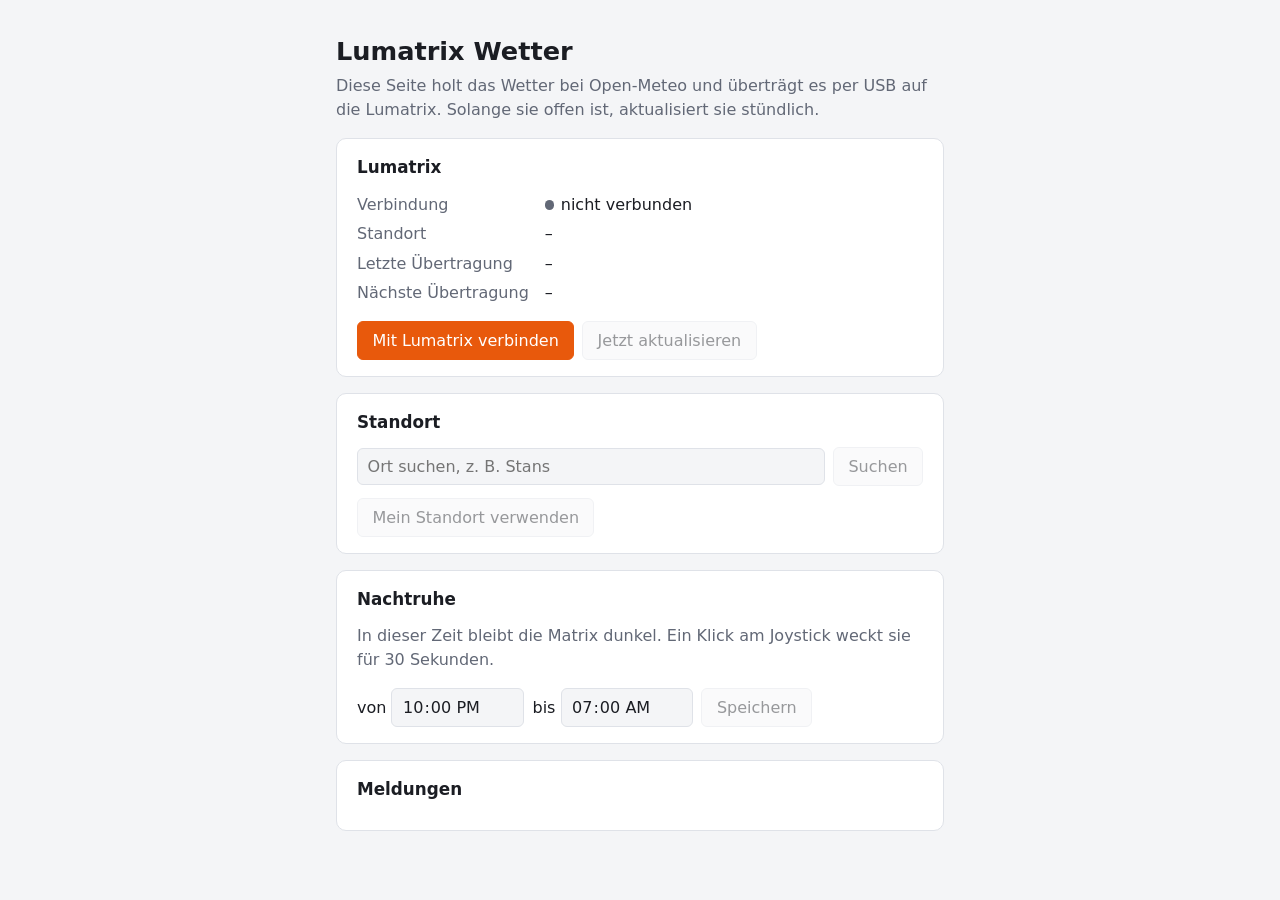
<file: multivir/web/index.html>
<!doctype html>
<html lang="de">
<head>
    <meta charset="utf-8">
    <meta name="viewport" content="width=device-width, initial-scale=1">
    <title>Lumatrix Wetter</title>
    <meta name="description" content="Standort wählen und Wettervorhersage auf die Lumatrix übertragen">
    <meta name="theme-color" content="#14161c">
    <link rel="manifest" href="manifest.webmanifest">
    <link rel="icon" href="icons/icon-192.png">
    <link rel="stylesheet" href="stil.css">
    <script type="module" src="app.js"></script>
</head>
<body>
<main>
    <header>
        <h1>Lumatrix Wetter</h1>
        <p class="unter">Diese Seite holt das Wetter bei Open-Meteo und überträgt es per USB auf die Lumatrix.
            Solange sie offen ist, aktualisiert sie stündlich.</p>
    </header>

    <p id="ohne-serial" class="warnung" hidden>
        Dieser Browser kann nicht mit der Lumatrix sprechen (Web Serial fehlt).
        Bitte Chrome, Edge oder einen anderen Chromium-Browser auf dem Desktop verwenden.
    </p>

    <section>
        <h2>Lumatrix</h2>
        <dl>
            <dt>Verbindung</dt>
            <dd><span id="verbindung" class="zustand" data-zustand="aus">nicht verbunden</span></dd>
            <dt>Standort</dt>
            <dd id="standort">–</dd>
            <dt>Letzte Übertragung</dt>
            <dd id="letzte">–</dd>
            <dt>Nächste Übertragung</dt>
            <dd id="naechste">–</dd>
        </dl>
        <div class="knoepfe">
            <button id="verbinden" class="haupt" type="button">Mit Lumatrix verbinden</button>
            <button id="aktualisieren" type="button" disabled>Jetzt aktualisieren</button>
            <button id="trennen" type="button" hidden>Trennen</button>
        </div>
    </section>

    <section>
        <h2>Standort</h2>
        <form id="suche" class="zeile">
            <input id="suche-feld" type="search" placeholder="Ort suchen, z. B. Stans" autocomplete="off" disabled>
            <button id="suche-knopf" type="submit" disabled>Suchen</button>
        </form>
        <ul id="treffer" class="treffer"></ul>
        <button id="mein-standort" type="button" disabled>Mein Standort verwenden</button>
    </section>

    <section>
        <h2>Nachtruhe</h2>
        <p class="unter">In dieser Zeit bleibt die Matrix dunkel. Ein Klick am Joystick weckt sie für 30 Sekunden.</p>
        <form id="nachtruhe" class="zeile">
            <label>von <input id="nacht-beginn" type="time" value="22:00" disabled></label>
            <label>bis <input id="nacht-ende" type="time" value="07:00" disabled></label>
            <button id="nacht-speichern" type="submit" disabled>Speichern</button>
        </form>
    </section>

    <section>
        <h2>Meldungen</h2>
        <ul id="meldungen" class="meldungen"></ul>
    </section>
</main>
</body>
</html>
</file>
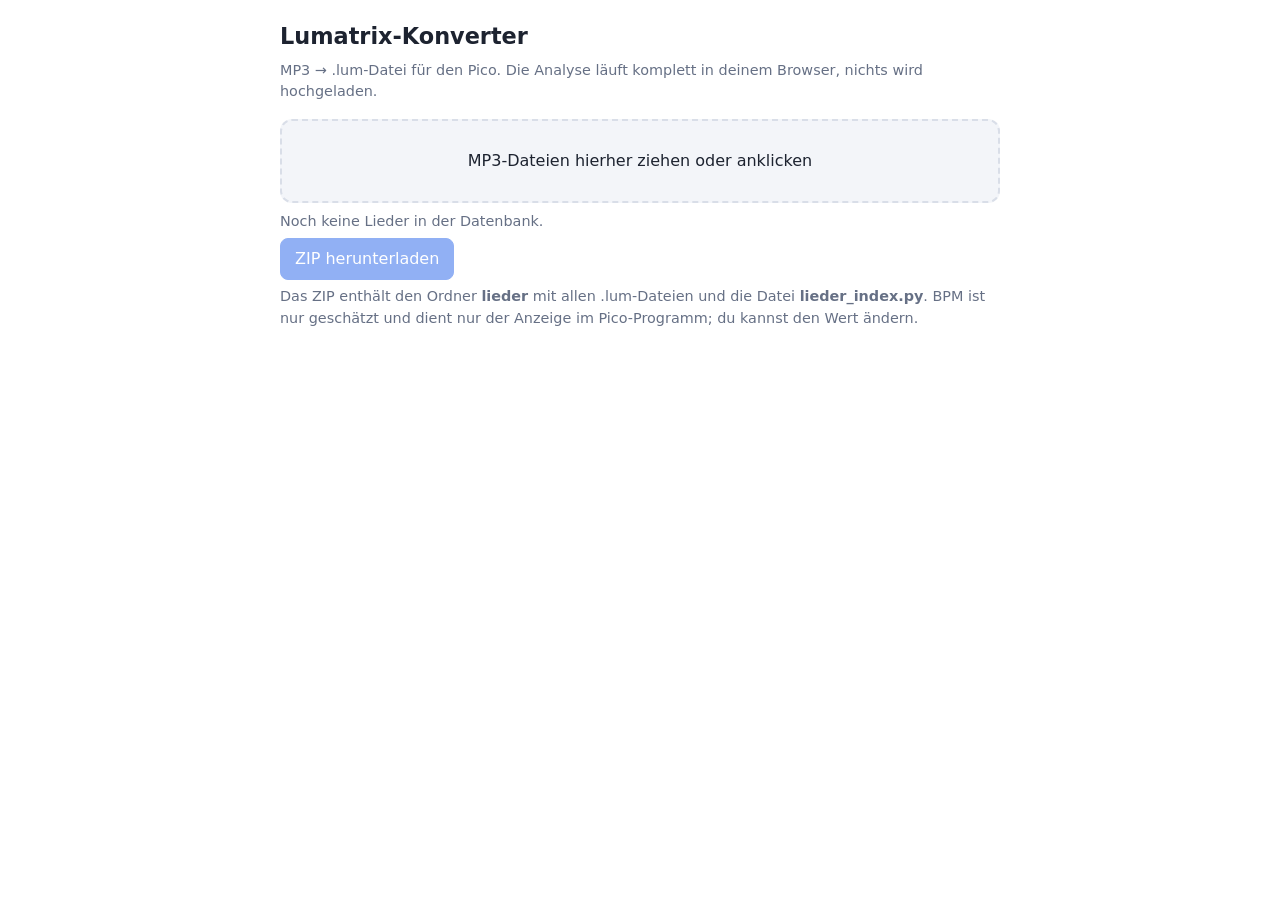
<file: laereli/Lumatrix-Konverter-separate.html>
<!doctype html>
<html lang="de"><head><meta charset="utf-8">
<meta name="viewport" content="width=device-width, initial-scale=1, viewport-fit=cover">
<title>Lumatrix-Konverter</title>
<style>
:root{--bg:#fff;--fg:#1d2330;--mut:#667085;--card:#f3f5f9;--acc:#2563eb;--bd:#d9dee8;box-sizing:border-box;padding-top:env(safe-area-inset-top,0px);padding-bottom:env(safe-area-inset-bottom,0px)}
@media (prefers-color-scheme:dark){:root:not([data-theme="light"]){--bg:#12151c;--fg:#e8ebf2;--mut:#98a2b3;--card:#1c212c;--acc:#5b8cff;--bd:#2c3342}}
:root[data-theme="dark"]{--bg:#12151c;--fg:#e8ebf2;--mut:#98a2b3;--card:#1c212c;--acc:#5b8cff;--bd:#2c3342}
html{scroll-padding-top:env(safe-area-inset-top,0px)}
body{margin:0;background:var(--bg);color:var(--fg);font:16px/1.5 system-ui,-apple-system,"Segoe UI",sans-serif}
main{max-width:720px;margin:0 auto;padding:20px 16px 40px}
h1{font-size:1.4rem;margin:0 0 4px}
p{margin:6px 0}.mut{color:var(--mut);font-size:.9rem}
#drop{display:block;margin:16px 0 8px;padding:28px 16px;border:2px dashed var(--bd);border-radius:12px;text-align:center;cursor:pointer;background:var(--card)}
#drop.over{border-color:var(--acc)}
#drop input{display:none}
.zeile{display:flex;flex-wrap:wrap;align-items:center;gap:10px;padding:10px;margin:8px 0;background:var(--card);border-radius:10px}
.zeile canvas{width:120px;height:24px;border-radius:4px;background:#000}
.info{flex:1;min-width:140px;display:flex;flex-direction:column;overflow-wrap:anywhere}
.info span{color:var(--mut);font-size:.85rem}
input[type=number]{width:64px;padding:4px;border:1px solid var(--bd);border-radius:6px;background:var(--bg);color:var(--fg)}
button{font:inherit;padding:8px 14px;border:1px solid var(--bd);border-radius:8px;background:var(--bg);color:var(--fg);cursor:pointer}
#zip{background:var(--acc);border-color:var(--acc);color:#fff}
button:disabled{opacity:.5;cursor:default}
</style></head><body><main>
<h1>Lumatrix-Konverter</h1>
<p class="mut">MP3 → .lum-Datei für den Pico. Die Analyse läuft komplett in deinem Browser, nichts wird hochgeladen.</p>
<label id="drop">MP3-Dateien hierher ziehen oder anklicken<input id="datei" type="file" accept="audio/*,.mp3" multiple></label>
<p id="st" class="mut"></p>
<div id="liste"></div>
<p><button id="zip" disabled>ZIP herunterladen</button></p>
<p class="mut" id="hinweis">Das ZIP enthält den Ordner <b>lieder</b> mit allen .lum-Dateien und die Datei <b>lieder_index.py</b>. BPM ist nur geschätzt und dient nur der Anzeige im Pico-Programm; du kannst den Wert ändern.</p>
</main>
<script>
const FPS=25,BANDS=8,FLUXB=24,FMIN=40,FMAX=8000;
const FARBEN=[[0,10,60],[60,0,5],[0,60,10],[45,0,45],[60,30,0]];
const $=id=>document.getElementById(id);
let songs=[];try{songs=JSON.parse(localStorage.getItem('lum_songs')||'[]')}catch(e){}
const save=()=>{try{localStorage.setItem('lum_songs',JSON.stringify(songs))}catch(e){$('st').textContent='Hinweis: Liste konnte nicht im Browser gespeichert werden.'}};
const esc=s=>s.replace(/[&<>"]/g,c=>({'&':'&amp;','<':'&lt;','>':'&gt;','"':'&quot;'}[c]));
const toB64=u=>{let s='';for(let i=0;i<u.length;i+=8192)s+=String.fromCharCode.apply(null,u.subarray(i,i+8192));return btoa(s)};
const fromB64=b=>Uint8Array.from(atob(b),c=>c.charCodeAt(0));

// ---------- FFT (Radix-2) ----------
function makeFFT(N){
  const rev=new Uint32Array(N),cos=new Float64Array(N/2),sin=new Float64Array(N/2),bits=Math.log2(N);
  for(let i=0;i<N;i++){let x=i,r=0;for(let b=0;b<bits;b++){r=(r<<1)|(x&1);x>>=1}rev[i]=r}
  for(let i=0;i<N/2;i++){cos[i]=Math.cos(2*Math.PI*i/N);sin[i]=-Math.sin(2*Math.PI*i/N)}
  return(re,im)=>{
    for(let i=0;i<N;i++){const j=rev[i];if(j>i){let t=re[i];re[i]=re[j];re[j]=t;t=im[i];im[i]=im[j];im[j]=t}}
    for(let size=2;size<=N;size<<=1){const half=size>>1,step=N/size;
      for(let s=0;s<N;s+=size)for(let k=0;k<half;k++){
        const wr=cos[k*step],wi=sin[k*step],a=s+k,b=a+half;
        const tr=re[b]*wr-im[b]*wi,ti=re[b]*wi+im[b]*wr;
        re[b]=re[a]-tr;im[b]=im[a]-ti;re[a]+=tr;im[a]+=ti}}
  };
}

// ---------- BPM grob schätzen ----------
function schaetzeBpm(o,n){
  const at=t=>{const i=Math.floor(t);if(i+1>=n)return 0;const f=t-i;return o[i]*(1-f)+o[i+1]*f};
  let best=120,bestS=-1;
  for(let bpm=70;bpm<=180;bpm+=0.5){
    const per=60/bpm*FPS;let m=0;
    for(let p=0;p<8;p++){let s=0,c=0;for(let t=p/8*per;t<n-1;t+=per){s+=at(t);c++}if(c&&s/c>m)m=s/c}
    const w=Math.exp(-0.5*Math.pow(Math.log2(bpm/120),2));
    if(m*w>bestS){bestS=m*w;best=bpm}
  }
  return Math.round(best);
}

// ---------- Analyse: 25 Bilder/s mit 8 Frequenzbereichen + Beat-Stärke ----------
async function analyse(file,rep){
  const ctx=new(window.AudioContext||window.webkitAudioContext)();
  let buf;try{buf=await ctx.decodeAudioData(await file.arrayBuffer())}finally{ctx.close()}
  const sr=buf.sampleRate,len=buf.length,ch=buf.numberOfChannels,mono=new Float32Array(len);
  for(let c=0;c<ch;c++){const d=buf.getChannelData(c);for(let i=0;i<len;i++)mono[i]+=d[i]/ch}
  const N=sr>30000?4096:2048,binHz=sr/N,fft=makeFFT(N),n=Math.floor(len/sr*FPS)+1;
  const hann=new Float32Array(N).map((_,i)=>0.5-0.5*Math.cos(2*Math.PI*i/N));
  const rg=c=>Array.from({length:c},(_,i)=>{const a=Math.floor(FMIN*Math.pow(FMAX/FMIN,i/c)/binHz);const b=Math.ceil(FMIN*Math.pow(FMAX/FMIN,(i+1)/c)/binHz);return[a,Math.max(b,a+1)]});
  const rE=rg(BANDS),rF=rg(FLUXB);
  const re=new Float64Array(N),im=new Float64Array(N),mag=new Float64Array(N/2);
  const eq=new Float32Array(n*BANDS),fl=new Float32Array(n*FLUXB);
  const mean=(r,out,o)=>r.forEach(([a,b],j)=>{let s=0;for(let i=a;i<b;i++)s+=mag[i];out[o+j]=s/(b-a)});
  for(let k=0;k<n;k++){
    const s0=Math.round(k*sr/FPS)-N/2;
    for(let i=0;i<N;i++){const j=s0+i;re[i]=(j>=0&&j<len?mono[j]:0)*hann[i];im[i]=0}
    fft(re,im);
    for(let i=0;i<N/2;i++)mag[i]=Math.hypot(re[i],im[i]);
    mean(rE,eq,k*BANDS);mean(rF,fl,k*FLUXB);
    if(k%150===0){rep(k/n);await new Promise(r=>setTimeout(r))}
  }
  // in dB umrechnen (80 dB Umfang), danach pro Bereich auf 0..255 skalieren
  const db=a=>{let m=0;for(const v of a)if(v>m)m=v;m=m||1;return a.map(v=>20*Math.log10(Math.max(v,m*1e-4)/m))};
  const E=db(eq),out=new Uint8Array(2+n*9);out[0]=FPS;out[1]=9;
  for(let b=0;b<BANDS;b++){
    const col=new Float32Array(n);for(let k=0;k<n;k++)col[k]=E[k*BANDS+b];
    const srt=col.slice().sort(),lo=srt[Math.round(.1*(n-1))],hi=srt[Math.round(.98*(n-1))],sp=hi-lo;
    for(let k=0;k<n;k++)out[2+k*9+b]=sp<1e-6?0:Math.round(Math.max(0,Math.min(1,(col[k]-lo)/sp))*255);
  }
  // Beat-Stärke: wie plötzlich werden die Bereiche lauter?
  const F=db(fl),o=new Float32Array(n);
  for(let k=1;k<n;k++){let s=0;for(let b=0;b<FLUXB;b++)s+=Math.max(0,F[k*FLUXB+b]-F[(k-1)*FLUXB+b]);o[k]=s/FLUXB}
  const p99=Math.max(o.slice().sort()[Math.round(.99*(n-1))],1e-6);
  for(let k=0;k<n;k++)out[2+k*9+8]=Math.round(Math.min(1,o[k]/p99)*255);
  return{bytes:out,bpm:schaetzeBpm(o,n),dauer:Math.round(n/FPS)};
}

// ---------- ZIP (ohne Kompression) ----------
const crcT=(()=>{const t=[];for(let n=0;n<256;n++){let c=n;for(let k=0;k<8;k++)c=c&1?0xEDB88320^(c>>>1):c>>>1;t[n]=c>>>0}return t})();
const crc32=u=>{let c=0xFFFFFFFF;for(let i=0;i<u.length;i++)c=crcT[(c^u[i])&255]^(c>>>8);return(c^0xFFFFFFFF)>>>0};
function zip(files){
  const enc=new TextEncoder(),parts=[],central=[];let off=0;
  for(const f of files){
    const nm=enc.encode(f.name),crc=crc32(f.data),sz=f.data.length;
    const h=new DataView(new ArrayBuffer(30));
    h.setUint32(0,0x04034b50,true);h.setUint16(4,20,true);h.setUint16(6,0x0800,true);h.setUint16(12,0x21,true);
    h.setUint32(14,crc,true);h.setUint32(18,sz,true);h.setUint32(22,sz,true);h.setUint16(26,nm.length,true);
    parts.push(new Uint8Array(h.buffer),nm,f.data);
    const c=new DataView(new ArrayBuffer(46));
    c.setUint32(0,0x02014b50,true);c.setUint16(4,20,true);c.setUint16(6,20,true);c.setUint16(8,0x0800,true);c.setUint16(14,0x21,true);
    c.setUint32(16,crc,true);c.setUint32(20,sz,true);c.setUint32(24,sz,true);c.setUint16(28,nm.length,true);c.setUint32(42,off,true);
    central.push(new Uint8Array(c.buffer),nm);
    off+=30+nm.length+sz;
  }
  const cs=central.reduce((a,p)=>a+p.length,0),e=new DataView(new ArrayBuffer(22));
  e.setUint32(0,0x06054b50,true);e.setUint16(8,files.length,true);e.setUint16(10,files.length,true);e.setUint32(12,cs,true);e.setUint32(16,off,true);
  return new Blob([...parts,...central,new Uint8Array(e.buffer)],{type:'application/zip'});
}
const indexText=()=>"# automatisch erzeugt vom Lumatrix-Konverter: (Name, Datei, Farbe, BPM)\nLIEDER = [\n"+
  songs.map((s,i)=>`    (${JSON.stringify(s.name)}, "/lieder/${s.file}", (${FARBEN[i%FARBEN.length].join(", ")}), ${s.bpm}),`).join("\n")+"\n]\n";

// ---------- Anzeige ----------
function zeichne(c,u){
  const g=c.getContext('2d'),n=(u.length-2)/9;
  for(let x=0;x<120;x++){const f=Math.min(n-1,Math.floor(x/120*n));
    for(let b=0;b<8;b++){const v=u[2+f*9+b]/255;g.fillStyle=`hsl(${210-v*190},80%,${15+v*45}%)`;g.fillRect(x,21-b*3,1,3)}}
}
function render(){
  $('liste').innerHTML=songs.map((s,i)=>`<div class="zeile"><canvas width="120" height="24" data-i="${i}"></canvas><div class="info"><b>${esc(s.name)}</b><span>${s.dauer} s · ${esc(s.file)}</span></div><label>BPM <input type="number" min="40" max="240" value="${s.bpm}" data-b="${i}"></label><button data-d="${i}" title="Entfernen">✕</button></div>`).join('')||'<p class="mut">Noch keine Lieder in der Datenbank.</p>';
  document.querySelectorAll('canvas[data-i]').forEach(c=>zeichne(c,fromB64(songs[c.dataset.i].b64)));
  $('zip').disabled=!songs.length;
}
async function verarbeite(files){
  for(const f of files){
    const name=f.name.replace(/\.[^.]+$/,'');
    if(songs.some(s=>s.name===name)){$('st').textContent='Schon vorhanden: '+name;continue}
    try{
      const r=await analyse(f,p=>$('st').textContent=`Analysiere „${name}“ … ${Math.round(p*100)} %`);
      const base=name.replace(/[^A-Za-z0-9_-]/g,'_');let file=base+'.lum',k=2;
      while(songs.some(s=>s.file===file))file=base+'_'+(k++)+'.lum';
      songs.push({name,file,bpm:r.bpm,dauer:r.dauer,b64:toB64(r.bytes)});
      save();render();$('st').textContent='Fertig: '+name;
    }catch(e){$('st').textContent='Fehler bei „'+name+'“: Datei konnte nicht gelesen werden.'}
  }
}
$('datei').onchange=e=>{verarbeite([...e.target.files]);e.target.value=''};
const dz=$('drop');
dz.ondragover=e=>{e.preventDefault();dz.classList.add('over')};
dz.ondragleave=()=>dz.classList.remove('over');
dz.ondrop=e=>{e.preventDefault();dz.classList.remove('over');verarbeite([...e.dataTransfer.files])};
$('liste').oninput=e=>{const i=e.target.dataset.b;if(i!=null){songs[i].bpm=Math.max(1,parseInt(e.target.value)||120);save()}};
$('liste').onclick=e=>{const i=e.target.dataset.d;if(i!=null){songs.splice(i,1);save();render()}};
$('zip').onclick=()=>{
  const files=[{name:'lieder_index.py',data:new TextEncoder().encode(indexText())}];
  songs.forEach(s=>files.push({name:'lieder/'+s.file,data:fromB64(s.b64)}));
  try{
    const url=URL.createObjectURL(zip(files)),a=document.createElement('a');
    a.href=url;a.download='lumatrix.zip';document.body.appendChild(a);a.click();a.remove();
    setTimeout(()=>URL.revokeObjectURL(url),10000);
    $('st').textContent='ZIP wird heruntergeladen (lumatrix.zip).';
  }catch(e){$('st').textContent='Download nicht möglich.'}
};
render();
</script></body></html>
</file>
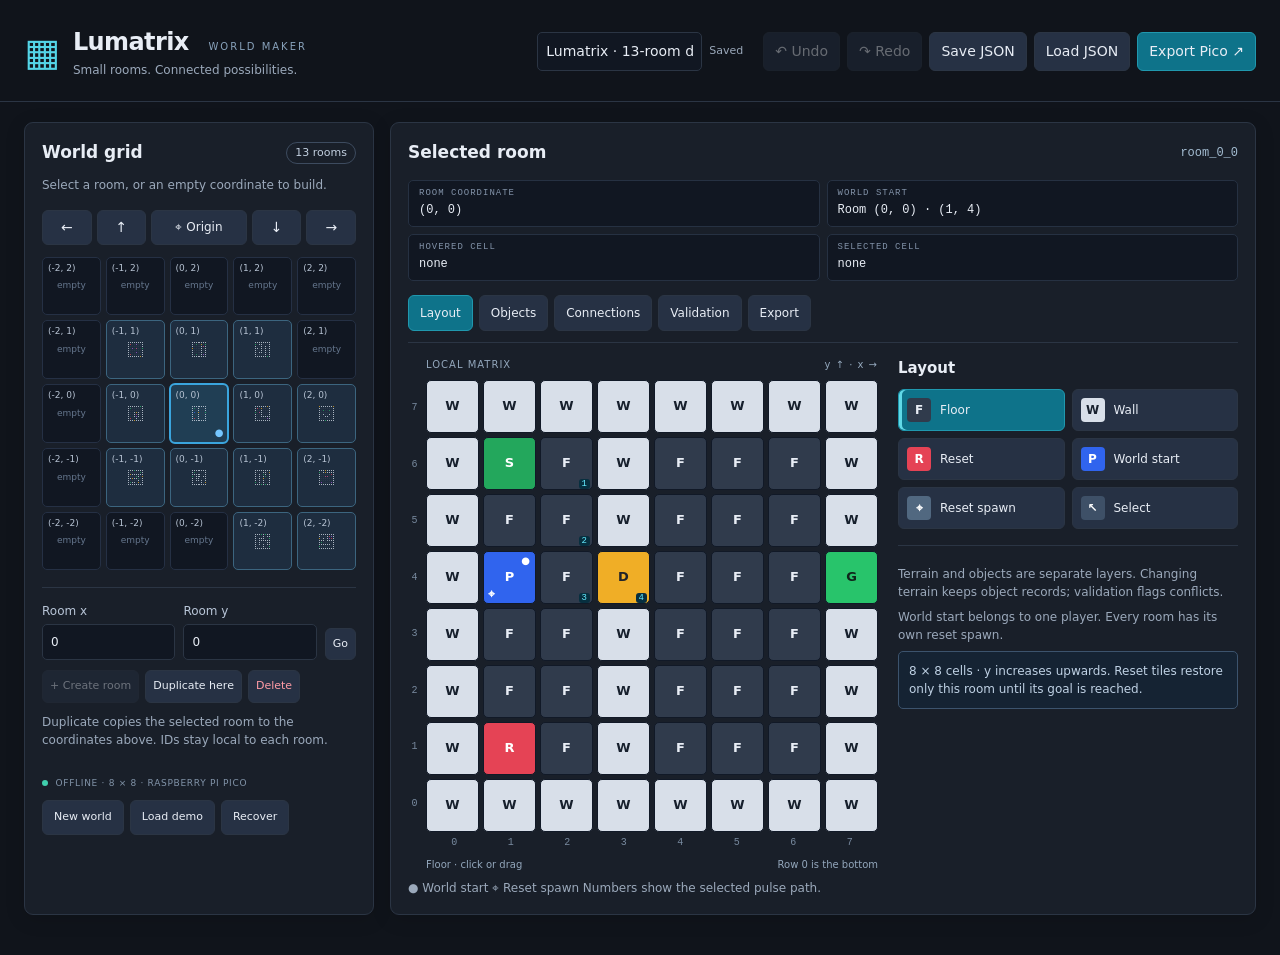
<file: dcarocci/01_Lumatrix_Game_Maker/web/lumatrix.html>
<!doctype html>
<html lang="en">
<head><meta charset="utf-8"><meta name="viewport" content="width=device-width, initial-scale=1"><title>Lumatrix · World maker</title><style>:root{color-scheme:dark;--bg:#10141b;--panel:#191f29;--inset:#111722;--line:#2b3544;--muted:#9ba9bb;--text:#e8edf5;--teal:#16849a;--focus:#54d5e7;--floor:#303b4c;--wall:#d8dfe9;--reset:#e54355;--player:#3064ee;--block:#dd518b;--switch:#23a75c;--pad:#a353d9;--door:#f0ae26;--goal:#28c46b}*{box-sizing:border-box}body{margin:0;background:var(--bg);font:14px/1.5 system-ui,-apple-system,Segoe UI,sans-serif;color:var(--text)}button,input,select,textarea{font:inherit}button{cursor:pointer;border:1px solid var(--line);border-radius:6px;background:#263144;color:var(--text);padding:8px 11px;transition:background .13s,border-color .13s}button:hover{background:#35435a;border-color:#62738c}button:focus-visible,input:focus-visible,select:focus-visible,textarea:focus-visible{outline:2px solid var(--focus);outline-offset:2px}button:disabled{opacity:.4;cursor:default}.primary,button.active{background:#0e738a;border-color:#2098ae}button.primary:hover{background:#138ba2}.danger{color:#ff9ba5}input,select,textarea{border:1px solid var(--line);background:var(--inset);color:var(--text);border-radius:5px;padding:8px;min-width:0;max-width:100%}input[type=checkbox]{accent-color:var(--teal);width:17px;height:17px}label{display:block;color:#b8c5d7;font-size:12px}label input:not([type=checkbox]),label select{display:block;width:100%;margin-top:4px}h1,h2,h3,p{margin:0}h2{font-size:17px;font-weight:650}h3{font-size:15px;margin-bottom:10px}.app-header{padding:24px 24px 22px;display:flex;gap:25px;align-items:center;justify-content:space-between;border-bottom:1px solid var(--line)}.brand{display:flex;align-items:center;gap:13px}.brand-icon{font-size:38px;color:#54d5e7;line-height:1}h1{font-size:24px;letter-spacing:-.6px;font-weight:650}h1 span{font-size:10px;color:#88a2bb;letter-spacing:2px;margin-left:12px;font-weight:500}.brand p{font-size:12px;color:var(--muted);margin-top:1px}.project-tools{display:flex;gap:7px;align-items:center;flex-wrap:wrap}.project-tools input{width:165px}#savedState{font-size:11px;color:var(--muted);min-width:47px}main{display:grid;grid-template-columns:350px minmax(0,1fr);gap:16px;padding:20px 24px;max-width:1720px;margin:auto}.panel{background:var(--panel);border:1px solid var(--line);border-radius:9px;padding:17px;box-shadow:0 4px 20px #0002}.panel-title{display:flex;align-items:center;justify-content:space-between;gap:8px;margin-bottom:10px}.panel-title code{font-size:12px;color:#a5bed3}.pill{font-size:11px;border:1px solid #3d4b5f;padding:2px 8px;border-radius:20px;color:#c2cfdf}.muted{font-size:12px;color:var(--muted)}.pan{display:flex;gap:5px;margin:16px 0 12px}.pan button{flex:1;padding:6px}.pan #origin{flex:2.3;font-size:12px}.world-grid{display:grid;grid-template-columns:repeat(5,minmax(0,1fr));gap:5px}.world-cell{width:100%;height:auto;aspect-ratio:1;min-height:0;border:1px solid #253044;border-radius:5px;background:var(--inset);padding:5px;text-align:left;font-size:10px;display:grid;place-items:center;position:relative;overflow:hidden}.world-cell.exists{border-color:#3c657f;background:#1e2d3f}.world-cell.selected{outline:2px solid #3aa5de;outline-offset:-1px;background:#203e54}.world-cell .coord{position:absolute;top:4px;left:5px;font-size:9px;line-height:12px;color:#b7c3d3;white-space:nowrap}.world-cell .empty{color:#65768d;font-size:9px}.mini{display:grid;grid-template-columns:repeat(8,1fr);gap:1px;width:min(58%,calc(100% - 32px));aspect-ratio:1}.mini i{display:block;border-radius:1px}.start-star{position:absolute;right:4px;bottom:2px;color:#75c7ff}.world-edit{border-top:1px solid var(--line);margin-top:17px;padding-top:14px}.field-row{display:flex;align-items:end;gap:8px;margin-bottom:10px}.field-row>*{flex:1;min-width:0}.field-row button{flex:0 0 auto}.button-row{display:flex;gap:6px;flex-wrap:wrap;margin:10px 0}.world-edit button{font-size:11px;padding:7px}.world-footer{margin-top:28px;color:#8294a9;font-size:9px;letter-spacing:.7px}.world-footer button{font-size:11px;letter-spacing:0}.status-dot{display:inline-block;width:6px;height:6px;background:#40cfad;border-radius:50%;margin-right:4px}.metadata{display:grid;grid-template-columns:1fr 1fr;gap:7px;margin:14px 0}.metadata>div{background:var(--inset);border:1px solid #263142;border-radius:5px;padding:7px 10px}.metadata span{display:block;font:9px ui-monospace,Consolas,monospace;letter-spacing:1px;color:#8393a9}.metadata strong{font:12px ui-monospace,Consolas,monospace;font-weight:500}.tabs{display:flex;gap:6px;border-bottom:1px solid var(--line);padding:0 0 11px;margin-bottom:14px}.tabs button{font-size:12px}.editor-body{display:grid;grid-template-columns:minmax(300px,470px) minmax(220px,1fr);gap:20px}.board-heading,.board-caption{display:flex;justify-content:space-between;color:#93a7bc;font-size:10px;gap:8px}.board-heading{letter-spacing:1px;margin:0 0 8px 18px}.board-caption{margin:9px 0 7px 18px}.board-frame{display:grid;grid-template-columns:13px 1fr;gap:5px}.board{display:grid;grid-template-columns:repeat(8,1fr);gap:4px;aspect-ratio:1;touch-action:none;user-select:none}.y-axis{display:grid;grid-template-rows:repeat(8,1fr);text-align:center}.y-axis span,.x-axis span{color:#788a9f;font:10px ui-monospace,monospace;align-self:center}.x-axis{grid-column:2;display:grid;grid-template-columns:repeat(8,1fr);text-align:center}.tile{border-radius:5px;border:1px solid #111927;padding:0;font-size:13px;font-weight:750;position:relative;min-width:0;aspect-ratio:1}.tile:hover{border:2px solid #72d9ed;filter:brightness(1.1)}.tile.chosen{outline:2px solid #55d2e5;outline-offset:-3px}.tile.start:after{content:'●';position:absolute;right:5px;top:1px;font-size:10px;color:white}.tile.spawn:before{content:'⌖';position:absolute;left:4px;bottom:0;font-size:12px;color:inherit}.tile .path-number{position:absolute;right:2px;bottom:0;border-radius:3px;background:#072f3f;color:#65ecff;padding:0 3px;font:9px ui-monospace,monospace}.swatch{width:24px;height:24px;display:inline-flex;align-items:center;justify-content:center;flex-shrink:0;border-radius:4px;font-size:12px;font-weight:750}.palette{display:grid;grid-template-columns:1fr 1fr;gap:7px}.palette button{display:flex;align-items:center;gap:9px;text-align:left;padding:8px;font-size:12px}.palette button.active{box-shadow:inset 3px 0 #61d9e7}.legend{margin-top:16px;padding-top:12px;border-top:1px solid var(--line)}.legend p{margin:7px 0}.inspector .help{font-size:12px;color:#a8b9cb;margin:12px 0}.inspector select{width:100%}.inspector .object-list,.inspector .link-list{margin-bottom:13px}.stack{display:grid;gap:9px}.check{display:flex;gap:8px;align-items:center;font-size:12px}.source-list{display:grid;gap:5px;background:var(--inset);padding:9px;border-radius:5px;max-height:160px;overflow:auto}.notice{border:1px solid #3c536d;border-radius:5px;background:#152333;padding:10px;font-size:12px;color:#bfd1e4}.validation-list{padding-left:20px;font-size:12px}.validation-list li{margin:6px 0;overflow-wrap:anywhere}.error-text{color:#ff9ba5}.warning-text{color:#e7c484}.success-text{color:#78dbba}#widePanel:not(:empty){border-top:1px solid var(--line);margin-top:18px;padding-top:15px}textarea{width:100%;height:210px;resize:vertical;font:11px/1.5 ui-monospace,Consolas,monospace}.app-footer{display:flex;justify-content:space-between;gap:18px;padding:0 25px 20px;color:#92a3b8;font-size:11px}.app-footer #message{color:#a6dfdf;max-width:75%;white-space:pre-wrap}#emptyRoom{padding:65px 25px;text-align:center}#emptyRoom p{color:var(--muted);margin:15px}#pathInfo{overflow-wrap:anywhere}@media(min-width:1550px){main{grid-template-columns:410px minmax(0,1fr)}.editor-body{grid-template-columns:minmax(360px,510px) minmax(240px,1fr)}}@media(max-width:1150px){.app-header{align-items:flex-start;flex-direction:column;gap:15px}main{grid-template-columns:300px minmax(0,1fr);padding:15px}.editor-body{grid-template-columns:1fr}.board-wrap{max-width:500px}.world-cell{padding:3px}}@media(max-width:740px){main{grid-template-columns:1fr;padding:10px}.app-header{padding:15px}.project-tools{gap:5px}.project-tools button{font-size:12px;padding:7px}.world-footer{margin-top:15px}.app-footer{padding:5px 12px 16px}.app-footer>span:last-child{display:none}.metadata{font-size:11px}.tabs{flex-wrap:wrap}.panel{padding:12px}.editor-body{gap:15px}}
dialog{width:min(620px,94vw);background:var(--panel);color:var(--text);border:1px solid var(--line);border-radius:10px;padding:20px}dialog::backdrop{background:#050a12bb}dialog textarea{margin-top:6px}
.pico-progress{--upload-color:var(--focus);display:flex;align-items:center;gap:12px;min-height:66px;overflow:hidden;transition:border-color .2s}
.upload-matrix{display:grid;grid-template-columns:repeat(4,5px);gap:3px;flex:none}
.upload-matrix i{width:5px;height:5px;border-radius:1px;background:var(--upload-color);opacity:.18}
.upload-details{min-width:0;flex:1}.upload-details>span{display:block;overflow-wrap:anywhere}
.upload-track{height:5px;background:#0b1521;border-radius:2px;overflow:hidden;margin-top:9px;position:relative}
.upload-track[hidden]{display:none}
.upload-fill{height:100%;background:repeating-linear-gradient(90deg,var(--upload-color) 0 7px,transparent 7px 10px);transition:width .25s ease-out}
.pico-progress[data-state=busy]{border-color:#267c90}
.pico-progress[data-state=busy] .upload-matrix i{animation:upload-pixel 1.6s ease-in-out infinite}
.upload-matrix i:nth-child(4n+2){animation-delay:.15s}.upload-matrix i:nth-child(4n+3){animation-delay:.3s}.upload-matrix i:nth-child(4n){animation-delay:.45s}
.pico-progress[data-state=busy] .upload-track:after{content:'';position:absolute;inset:0;background:linear-gradient(90deg,transparent,#c4faff80,transparent);width:35%;animation:upload-scan 1.8s ease-in-out infinite}
.pico-progress[data-state=busy] .upload-track[data-indeterminate=true] .upload-fill{width:100%!important;opacity:.25}
.pico-progress[data-state=success]{--upload-color:#78dbba;border-color:#367868}
.pico-progress[data-state=success] .upload-matrix i{opacity:.9}
.pico-progress[data-state=error]{--upload-color:#ff9ba5;border-color:#864956}
.pico-progress[data-state=error] .upload-matrix i{opacity:.65}
@keyframes upload-pixel{0%,70%,100%{opacity:.2}30%{opacity:1;box-shadow:0 0 6px #54d5e755}}
@keyframes upload-scan{from{transform:translateX(-110%)}to{transform:translateX(400%)}}
@media(prefers-reduced-motion:reduce){.pico-progress,.upload-fill{transition:none}.pico-progress[data-state=busy] .upload-matrix i{animation:none;opacity:.7}.pico-progress[data-state=busy] .upload-track:after{animation:none;display:none}}
</style></head>
<body>
<header class="app-header"><div class="brand"><span class="brand-icon">▦</span><div><h1>Lumatrix <span>WORLD MAKER</span></h1><p>Small rooms. Connected possibilities.</p></div></div><div class="project-tools"><input id="projectName" aria-label="Project name" maxlength="120"><span id="savedState"></span><button id="undo">↶ Undo</button><button id="redo">↷ Redo</button><button id="save">Save JSON</button><button id="load">Load JSON</button><button id="exportTop" class="primary">Export Pico ↗</button><input id="file" type="file" accept=".json,application/json" hidden></div></header>
<main>
<aside class="panel world-panel"><div class="panel-title"><h2>World grid</h2><span id="roomCount" class="pill"></span></div><p class="muted">Select a room, or an empty coordinate to build.</p><div class="pan"><button id="panLeft" aria-label="Pan left">←</button><button id="panUp" aria-label="Pan up">↑</button><button id="origin">⌖ Origin</button><button id="panDown" aria-label="Pan down">↓</button><button id="panRight" aria-label="Pan right">→</button></div><div id="worldGrid" class="world-grid" aria-label="World rooms"></div><div class="world-edit"><div class="field-row"><label>Room x<input id="roomX" type="number" step="1"></label><label>Room y<input id="roomY" type="number" step="1"></label><button id="goCoord">Go</button></div><div class="button-row"><button id="createRoom">+ Create room</button><button id="duplicateRoom">Duplicate here</button><button id="deleteRoom" class="danger">Delete</button></div><p class="muted">Duplicate copies the selected room to the coordinates above. IDs stay local to each room.</p></div><div class="world-footer"><span class="status-dot"></span> OFFLINE · 8 × 8 · RASPBERRY PI PICO<div class="button-row"><button id="newProject">New world</button><button id="demo">Load demo</button><button id="recover">Recover</button></div></div></aside>
<section class="panel room-panel"><div class="panel-title"><h2>Selected room</h2><code id="roomId"></code></div><div class="metadata"><div><span>ROOM COORDINATE</span><strong id="roomCoord"></strong></div><div><span>WORLD START</span><strong id="startInfo"></strong></div><div><span>HOVERED CELL</span><strong id="hoverInfo">none</strong></div><div><span>SELECTED CELL</span><strong id="cellInfo">none</strong></div></div><nav id="tabs" class="tabs" aria-label="Room sections"></nav><div id="emptyRoom" hidden><h3>A little more room for possibility.</h3><p>Create a room at this coordinate to begin.</p><button id="createEmpty" class="primary">+ Create room</button></div><div id="roomContent"><div class="editor-body"><div class="board-wrap"><div class="board-heading"><span>LOCAL MATRIX</span><span>y ↑ · x →</span></div><div class="board-frame"><div id="yAxis" class="y-axis"></div><div id="board" class="board" aria-label="Room layout"></div><div id="xAxis" class="x-axis"></div></div><div class="board-caption"><span id="toolInfo"></span><span>Row 0 is the bottom</span></div><div id="pathInfo" class="muted"></div></div><div id="inspector" class="inspector"></div></div><div id="widePanel"></div></div></section>
</main><footer class="app-footer"><span id="message" role="status" aria-live="polite"></span></footer>
<dialog id="loadDialog"><div class="panel-title"><h2>Load project</h2><button id="closeLoad" aria-label="Close project import">×</button></div><p class="muted">Choose a JSON file or paste its complete contents below.</p><div class="button-row"><button id="chooseFile">Choose JSON file</button></div><label for="importText">Project JSON</label><textarea id="importText" placeholder="Paste your saved project JSON here" spellcheck="false"></textarea><div class="button-row"><button id="importTextButton" class="primary">Load pasted JSON</button></div><p id="importError" class="error-text" role="status"></p></dialog>
<script type="text/plain" id="picoUploadSource">'use strict';
// Optional, dependency-free MicroPython raw REPL uploader. Loaded only on click.
const PicoUpload = (() => {
  const CHUNK_BYTES = 96, encoder = new TextEncoder();
  const pause = ms => new Promise(resolve => setTimeout(resolve, ms));
  async function bounded(promise, ms, label) {
    let timer;
    try { return await Promise.race([promise, new Promise((_, reject) => { timer = setTimeout(() => reject(new Error(`Timeout: ${label}.`)), ms); })]); }
    finally { clearTimeout(timer); }
  }
  function checksum(bytes) {
    let a = 1, b = 0;
    for (const byte of bytes) { a = (a + byte) % 65521; b = (b + a) % 65521; }
    return (b * 65536 + a) >>> 0;
  }
  class RawRepl {
    constructor(port, timeout) {
      this.port = port; this.timeout = timeout; this.buffer = ''; this.closing = false;
      this.reader = port.readable.getReader();
      try { this.writer = port.writable.getWriter(); }
      catch (error) { this.reader.releaseLock(); throw error; }
      this.pump = this.receive();
    }
    async receive() {
      const decoder = new TextDecoder();
      try {
        while (!this.closing) {
          const {value, done} = await this.reader.read();
          if (done) throw new Error('Device disconnected.');
          this.buffer += decoder.decode(value, {stream: true});
          if (this.buffer.length > 32768) throw new Error('Unexpected serial output: response exceeded 32 KB.');
          this.wake?.();
        }
      } catch (error) {
        if (!this.closing) this.error = new Error(`Device disconnected or serial read failed: ${error.message}`);
        this.wake?.();
      }
    }
    async until(marker, timeout = this.timeout) {
      const deadline = Date.now() + timeout;
      try {
        while (true) {
          const index = this.buffer.indexOf(marker);
          if (index >= 0) {
            const text = this.buffer.slice(0, index + marker.length);
            this.buffer = this.buffer.slice(index + marker.length); return text;
          }
          if (this.error) throw this.error;
          await bounded(new Promise(resolve => { this.wake = resolve; }), Math.max(0, deadline - Date.now()), 'waiting for MicroPython response');
        }
      } finally { this.wake = null; }
    }
    async write(text) {
      if (this.error) throw this.error;
      const bytes = encoder.encode(text);
      // Match raw REPL's paced transfer convention; never flood the USB input.
      for (let offset = 0; offset < bytes.length; offset += 128) {
        await bounded(this.writer.write(bytes.subarray(offset, offset + 128)), this.timeout, 'writing to Pico');
        if (offset + 128 < bytes.length) await pause(10);
      }
    }
    async enter() {
      await this.write('\r\x03\x03\x02'); // Stop main.py, return to friendly REPL.
      await pause(80);
      this.buffer = '';
      await this.write('\r\x01');
      try { await this.until('raw REPL; CTRL-B to exit\r\n>'); }
      catch (error) { throw new Error(`No MicroPython raw REPL response. Check the selected device and firmware. ${error.message}`); }
    }
    async exec(code, timeout = this.timeout) {
      await this.write(code); await this.write('\x04');
      if (await this.until('OK') !== 'OK') throw new Error('Invalid raw REPL acknowledgement.');
      const output = (await this.until('\x04', timeout)).slice(0, -1);
      const errors = (await this.until('\x04')).slice(0, -1);
      if (await this.until('>') !== '>') throw new Error('Missing raw REPL prompt.');
      if (errors.trim()) throw new Error(`Pico: ${errors.trim()}`);
      return output.trim();
    }
    async leave() {
      await this.write('\r\x02'); await this.until('>>> ');
    }
    async close() {
      this.closing = true;
      let warning = '';
      try { await bounded(this.reader.cancel(), 1500, 'canceling serial reader'); } catch (_) {}
      try { await bounded(this.pump, 1500, 'stopping serial reader'); } catch (_) {}
      try { this.reader.releaseLock(); } catch (_) { warning = 'Serial reader could not be released.'; }
      try { this.writer.releaseLock(); } catch (_) { warning = 'Serial writer could not be released.'; }
      try { await bounded(this.port.close(), 2000, 'closing serial port'); }
      catch (_) { if (this.port.readable || this.port.writable) warning = 'Serial port could not close; unplug the Pico before reconnecting.'; }
      return warning;
    }
  }
  // Read back in bounded blocks; checksum uses only basic MicroPython features.
  const CHECK_HELPER = `def _lu_check(path):
 f=open(path,'rb');n=0;a=1;b=0
 try:
  while True:
   data=f.read(256)
   if not data:break
   n+=len(data)
   for v in data:
    a=(a+v)%65521;b=(b+a)%65521
 finally:
  f.close()
 return n,(b<<16)|a`;
  async function verify(raw, path, bytes, sum) {
    const result = await raw.exec(`_lu_n,_lu_c=_lu_check('${path}');print('LU_CHECK',_lu_n,_lu_c)`, 30000);
    if (result !== `LU_CHECK ${bytes} ${sum}`) throw new Error(`Verification failed: expected ${bytes} bytes / checksum ${sum}, got ${result || 'no result'}.`);
  }
  async function upload(port, source, {onStatus = () => {}, restart = true, timeout = 6000} = {}) {
    const bytes = encoder.encode(source), sum = checksum(bytes);
    const token = Array.from(crypto.getRandomValues(new Uint32Array(2)), n => n.toString(16).padStart(8, '0')).join('');
    const temp = `.lumatrix-${token}.tmp`;
    let raw, opened = false, prepared = false, installed = false, installAttempted = false, failure, closeWarning = '', restartState = 'not-requested';
    try {
      onStatus('Connecting…');
      const opening = port.open({baudRate: 115200, bufferSize: 4096});
      try { await bounded(opening, timeout, 'opening serial port'); opened = true; }
      catch (error) {
        // open() cannot be canceled; close a port if it finishes after our timeout.
        opening.then(() => port.close()).catch(() => {});
        throw new Error(`Could not open serial port. Close Thonny or other serial apps, check USB, and try again. ${error.message}`);
      }
      if (!port.readable || !port.writable) throw new Error('Selected device has no readable/writable serial connection.');
      if (port.setSignals) await bounded(port.setSignals({dataTerminalReady: true, requestToSend: false}), timeout, 'setting USB serial signals');
      raw = new RawRepl(port, timeout);
      onStatus('Preparing MicroPython…');
      await raw.enter();
      if (await raw.exec("import sys;print('LU_IMPL',sys.implementation.name)") !== 'LU_IMPL micropython') throw new Error('The selected device is not running MicroPython.');
      // Refuse a name collision rather than overwrite any unrelated file.
      await raw.exec(`import os\nos.chdir('/')\nfrom binascii import unhexlify as _lu_decode\nassert '${temp}' not in os.listdir(), 'Temporary filename collision'`);
      prepared = true;
      await raw.exec(`_lu_f=open('${temp}','wb')`);
      onStatus('Uploading… 0%');
      let lastPercent = 0;
      for (let offset = 0; offset < bytes.length; offset += CHUNK_BYTES) {
        const chunk = bytes.subarray(offset, offset + CHUNK_BYTES);
        const hex = Array.from(chunk, b => b.toString(16).padStart(2, '0')).join('');
        const count = await raw.exec(`print(_lu_f.write(_lu_decode('${hex}')))`);
        if (count !== String(chunk.length)) throw new Error('Pico reported an incomplete file write (check free space).');
        const percent = Math.floor((offset + chunk.length) * 100 / bytes.length);
        if (percent !== lastPercent) { onStatus(`Uploading… ${percent}%`); lastPercent = percent; }
      }
      await raw.exec('_lu_f.close()');
      onStatus('Verifying…');
      await raw.exec(CHECK_HELPER);
      await verify(raw, temp, bytes.length, sum);
      // No remove('main.py'): rename either replaces it or reports an error.
      onStatus('Installing main.py…');
      installAttempted = true;
      await raw.exec(`os.rename('${temp}','main.py')`);
      await verify(raw, 'main.py', bytes.length, sum);
      installed = true;
      // Friendly REPL Ctrl+D boots main.py; raw REPL soft reset would skip it.
      if (restart) {
        onStatus('Restarting Pico…'); restartState = 'unconfirmed';
        try { await raw.leave(); await raw.write('\x04'); restartState = 'requested'; }
        catch (_) { /* A reset/disconnect after verified installation is not a failed upload. */ }
      } else {
        try { await raw.leave(); } catch (_) {}
      }
    } catch (error) { failure = error; }
    finally {
      if (raw) {
        if (!installed && prepared && !raw.error) {
          try {
            await raw.enter();
            await raw.exec("try:\n _lu_f.close()\nexcept Exception:\n pass");
            await raw.exec(`try:\n os.remove('${temp}')\nexcept OSError:\n pass`);
            await raw.leave();
          } catch (_) { /* Disconnected: only this uniquely named temp file can remain. */ }
        } else if (!installed && !raw.error) {
          try { await raw.leave(); } catch (_) {}
        }
        closeWarning = await raw.close();
      } else if (opened) {
        try { await bounded(port.close(), 2000, 'closing serial port'); }
        catch (_) { closeWarning = 'Serial port could not close; unplug the Pico before reconnecting.'; }
      }
    }
    if (failure) throw new Error(`${failure.message}${installAttempted ? ' Installation status is unconfirmed; reconnect and retry before using main.py.' : ''}${closeWarning ? ' ' + closeWarning : ''}`);
    const note = restartState === 'requested' ? 'Restart requested.' : restartState === 'unconfirmed' ? 'Restart could not be confirmed; press RESET or reconnect power.' : 'Press RESET or reconnect power to start.';
    onStatus(`Upload successful! ${bytes.length} bytes verified. ${note}${closeWarning ? ' ' + closeWarning : ''}`);
    return {bytes: bytes.length, checksum: sum, restart: restartState, closeWarning};
  }
  return {upload, checksum, CHUNK_BYTES};
})();
if (typeof module !== 'undefined') module.exports = PicoUpload;
</script>
<script>'use strict';
// Shared data operations: browser and dependency-free Node tests.
const Project = (() => {
  const types = ['block', 'switch', 'pad', 'door', 'goal'];
  const clone = value => JSON.parse(JSON.stringify(value));
  const key = coord => coord.join(',');
  const roomId = coord => 'room_' + coord.map(v => v < 0 ? 'm' + (-v) : String(v)).join('_');
  const screenRow = y => 7 - y;
  const localY = row => 7 - row;
  const cell = (x, y) => Number.isInteger(x) && Number.isInteger(y) && x >= 0 && x < 8 && y >= 0 && y < 8;
  const pair = value => Array.isArray(value) && value.length === 2 && value.every(Number.isSafeInteger);
  const record = value => value !== null && typeof value === 'object' && !Array.isArray(value);
  const validId = value => typeof value === 'string' && value.length > 0 && value.length <= 64;
  function newRoom(coord) {
    return {coord: [...coord], id: roomId(coord), spawn: [1, 1], layout: Array.from({length: 8}, () => Array(8).fill('F')), objects: [], connections: []};
  }
  function validate(project) {
    const errors = [], warnings = [], importErrors = [];
    const error = (message, repairable=false) => { errors.push(message); if (!repairable) importErrors.push(message); };
    const extra = (obj, allowed, label) => {
      for (const field of Object.keys(obj)) if (!allowed.includes(field)) error(`${label}: unknown property ${field}`);
    };
    if (!record(project)) return {errors: ['Project must be an object.'], warnings};
    extra(project, ['formatVersion','name','start','rooms'], 'Project');
    if (project.formatVersion !== 1) error('Unsupported formatVersion (expected 1).');
    if (typeof project.name !== 'string') error('Project name must be text.');
    if (!Array.isArray(project.rooms)) return {errors: [...errors, 'rooms must be an array.'], warnings};
    if (!project.rooms.length) error('World needs at least one room.');
    const coords = new Map();
    const safeRooms = [];
    for (const [index, room] of project.rooms.entries()) {
      const label = `Room ${pair(room?.coord) ? '(' + room.coord.join(', ') + ')' : '#' + index}`;
      if (!record(room)) { error(`${label}: expected an object.`); continue; }
      extra(room, ['coord','id','spawn','layout','objects','connections'], label);
      if (!pair(room.coord)) error(`${label}: coordinates must be two safe integers.`);
      else {
        const k = key(room.coord);
        if (coords.has(k)) error(`${label}: duplicate room coordinates.`);
        coords.set(k, room);
        if (room.id !== roomId(room.coord)) error(`${label}: expected room ID ${roomId(room.coord)}.`);
      }
      const layoutOK = Array.isArray(room.layout) && room.layout.length === 8 && room.layout.every(row => Array.isArray(row) && row.length === 8 && row.every(t => ['F','W','R'].includes(t)));
      if (!layoutOK) error(`${label}: layout must be 8 rows of 8 F/W/R tiles.`);
      if (!Array.isArray(room.objects) || !Array.isArray(room.connections)) { error(`${label}: objects and connections must be arrays.`); continue; }
      const ids = new Map(), occupied = new Map();
      for (const obj of room.objects) {
        const ol = `${label}, object ${record(obj) ? String(obj.id) : '?'}`;
        if (!record(obj)) { error(`${ol}: expected an object.`); continue; }
        extra(obj, ['id','type','x','y', ...(obj.type === 'switch' ? ['initial'] : []), ...(obj.type === 'door' ? ['initialOpen'] : [])], ol);
        if (!validId(obj.id) || ids.has(obj.id)) error(`${ol}: invalid or duplicate ID.`);
        ids.set(obj.id, obj);
        if (!types.includes(obj.type)) error(`${ol}: unknown type.`);
        if (!cell(obj.x, obj.y)) { error(`${ol}: coordinates outside 0..7.`); continue; }
        if (layoutOK && room.layout[obj.y][obj.x] !== 'F') error(`${ol}: must be on floor, not wall/reset.`, true);
        if ('initial' in obj && typeof obj.initial !== 'boolean') error(`${ol}: initial must be boolean.`);
        if ('initialOpen' in obj && typeof obj.initialOpen !== 'boolean') error(`${ol}: initialOpen must be boolean.`);
        const k = key([obj.x,obj.y]), others = occupied.get(k) || [];
        for (const other of others) if (!([obj.type,other.type].includes('block') && [obj.type,other.type].includes('pad'))) error(`${ol}: overlaps object ${other.id}.`, true);
        others.push(obj); occupied.set(k, others);
      }
      const checkPosition = (pos, what) => {
        if (!pair(pos) || !cell(...pos)) { error(`${label}: invalid ${what} position.`); return; }
        if (layoutOK && room.layout[pos[1]][pos[0]] === 'W') error(`${label}: ${what} is in a wall.`, true);
        for (const obj of occupied.get(key(pos)) || []) if (obj.type === 'block' || (obj.type === 'door' && !obj.initialOpen)) error(`${label}: ${what} blocked by object ${obj.id}.`, true);
      };
      checkPosition(room.spawn, 'reset/spawn');
      const linkIds = new Set();
      for (const link of room.connections) {
        const ll = `${label}, connection ${record(link) ? String(link.id) : '?'}`;
        if (!record(link)) { error(`${ll}: expected an object.`); continue; }
        extra(link, ['id','sources','target','mode','latch','path'], ll);
        if (!validId(link.id) || linkIds.has(link.id)) error(`${ll}: invalid or duplicate ID.`);
        linkIds.add(link.id);
        if (!Array.isArray(link.sources)) error(`${ll}: sources must be an array.`);
        else {
          if (!link.sources.length) error(`${ll}: choose at least one source.`, true);
          if (new Set(link.sources).size !== link.sources.length) error(`${ll}: duplicate sources.`);
          for (const source of link.sources) if (!['switch','pad'].includes(ids.get(source)?.type)) error(`${ll}: source ${String(source)} is missing or incompatible.`, typeof source === 'string');
        }
        if (ids.get(link.target)?.type !== 'door') error(`${ll}: target ${String(link.target)} must be a door.`, typeof link.target === 'string');
        if (!['ALL','ANY'].includes(link.mode)) error(`${ll}: mode must be ALL or ANY.`);
        if (typeof link.latch !== 'boolean') error(`${ll}: latch must be boolean.`);
        if (!Array.isArray(link.path) || !link.path.every(p => pair(p) && cell(...p))) error(`${ll}: invalid pulse path coordinates.`);
        else for (let i = 1; i < link.path.length; i++) if (Math.abs(link.path[i][0]-link.path[i-1][0]) + Math.abs(link.path[i][1]-link.path[i-1][1]) !== 1) { warnings.push(`${ll}: path has a non-adjacent step.`); break; }
      }
      if (!room.objects.some(o => o?.type === 'goal')) warnings.push(`${label}: no goal; this may be a passage room.`);
      safeRooms.push({room,checkPosition});
    }
    if (!record(project.start) || !pair(project.start.room) || !cell(project.start.x, project.start.y)) error('World start must have a room and local x/y.');
    else {
      extra(project.start, ['room','x','y'], 'World start');
      const selected = safeRooms.find(r => pair(r.room.coord) && key(r.room.coord) === key(project.start.room));
      if (!selected) error('World start room does not exist.');
      else selected.checkPosition([project.start.x,project.start.y], 'world start');
    }
    warnings.push('Structural checks do not prove puzzle solvability. Pico memory limits world size.');
    return {errors,warnings,importErrors};
  }
  function parse(text) {
    const project = JSON.parse(text);
    const result = validate(project);
    const fatal = result.importErrors || result.errors;
    if (fatal.length) throw new Error(fatal.join('\n'));
    return project;
  }
  function serialize(project) {
    // Flat arrays stay on one line, so layout is visibly eight matrix rows.
    function pretty(value, depth) {
      const indent = '  '.repeat(depth), childIndent = indent + '  ';
      if (Array.isArray(value)) {
        if (value.every(item => item === null || typeof item !== 'object')) return '[' + value.map(item => JSON.stringify(item)).join(', ') + ']';
        return '[\n' + value.map(item => childIndent + pretty(item, depth + 1)).join(',\n') + '\n' + indent + ']';
      }
      if (record(value)) {
        const entries = Object.entries(value);
        if (!entries.length) return '{}';
        return '{\n' + entries.map(([k,v]) => childIndent + JSON.stringify(k) + ': ' + pretty(v, depth + 1)).join(',\n') + '\n' + indent + '}';
      }
      return JSON.stringify(value);
    }
    return pretty(project, 0) + '\n';
  }
  // Escape all non-ASCII chars so lone surrogates cannot enter Python source.
  function python(value) {
    if (value === null) return 'None';
    if (value === true) return 'True';
    if (value === false) return 'False';
    if (typeof value === 'string') return JSON.stringify(value).replace(/[\u007f-\u{10ffff}]/gu, c => {
      const code = c.codePointAt(0);
      return code > 0xffff ? '\\U' + code.toString(16).padStart(8,'0') : '\\u' + code.toString(16).padStart(4,'0');
    });
    if (typeof value === 'number' && Number.isFinite(value)) return String(value);
    if (Array.isArray(value)) return '[' + value.map(python).join(', ') + ']';
    if (record(value)) return '{' + Object.entries(value).map(([k,v]) => python(k) + ': ' + python(v)).join(', ') + '}';
    throw new Error('Unsupported export value.');
  }
  function exportProgram(project, template) {
    const result = validate(project);
    if (result.errors.length) throw new Error(result.errors.join('\n'));
    const entries = project.rooms.map(room => '(' + room.coord.join(', ') + '): ' + python(room));
    return template.replace('# __LUMATRIX_WORLD__', () => 'WORLD = {' + entries.join(',\n') + '}\nSTART = ' + python(project.start));
  }
  return {types,clone,key,roomId,screenRow,localY,cell,newRoom,validate,parse,serialize,python,exportProgram};
})();
if (typeof module !== 'undefined') module.exports = Project;

const RUNTIME_TEMPLATE = "# Lumatrix: ruhiges Raetselspiel fuer eine 8x8-LED-Matrix.\n# Konfiguration und Regeln lassen sich hier anpassen.\nCOLORS = {\n    'floor': (2, 3, 5), 'wall': (38, 38, 42), 'reset': (55, 3, 3),\n    'player': (3, 12, 60), 'block': (55, 4, 27),\n    'switch': (5, 32, 8), 'pad': (30, 5, 44),\n    'door': (55, 30, 2), 'open': (12, 8, 1), 'goal': (2, 55, 16),\n    'pulse': (3, 45, 55), 'active': (18, 60, 23)\n}\nDEBOUNCE_MS = 25\nREPEAT_DELAY_MS = 280\nREPEAT_INTERVAL_MS = 110\nPULSE_STEP_MS = 65\nDOOR_ANIMATION_MS = 180\nLOOP_MS = 10\n\n\ndef led_index(x, y):\n    return y * 8 + x\n\n\ndef screen_row(y):\n    return 7 - y\n\n\ndef room_id(coord):\n    return 'room_' + '_'.join(('m' + str(-v)) if v \u003c 0 else str(v) for v in coord)\n\n\ndef in_room(x, y):\n    return 0 \u003c= x \u003c 8 and 0 \u003c= y \u003c 8\n\n\nclass Game:\n    # Definitionen bleiben unveraendert; Zustaende entstehen beim ersten Besuch.\n    def __init__(self, world, start):\n        self.world = world\n        self.room = tuple(start['room'])\n        self.x, self.y = start['x'], start['y']\n        self.states = {}\n        self.time = 0\n        self.pulses = []\n        self.door_flashes = {}\n        self.evaluate(self.room, False)\n\n    def state(self, coord):\n        if coord not in self.states:\n            blocks, switches, doors = {}, {}, {}\n            for obj in self.world[coord]['objects']:\n                kind, oid = obj['type'], obj['id']\n                if kind == 'block':\n                    blocks[oid] = [obj['x'], obj['y']]\n                elif kind == 'switch':\n                    switches[oid] = obj.get('initial', False)\n                elif kind == 'door':\n                    doors[oid] = obj.get('initialOpen', False)\n            self.states[coord] = {\n                'blocks': blocks, 'switches': switches, 'doors': doors,\n                'pads': {}, 'latches': {}, 'conditions': {}, 'solved': False\n            }\n        return self.states[coord]\n\n    def block_at(self, coord, x, y):\n        for oid, pos in self.state(coord)['blocks'].items():\n            if pos[0] == x and pos[1] == y:\n                return oid\n        return None\n\n    def occupied(self, coord, x, y):\n        return (self.room == coord and self.x == x and self.y == y) or self.block_at(coord, x, y) is not None\n\n    def passable(self, coord, x, y):\n        if not in_room(x, y) or self.world[coord]['layout'][y][x] == 'W':\n            return False\n        state = self.state(coord)\n        for obj in self.world[coord]['objects']:\n            if obj['type'] == 'door' and obj['x'] == x and obj['y'] == y:\n                if not state['doors'][obj['id']]:\n                    return False\n        return True\n\n    def evaluate(self, coord, animate=True):\n        room, state = self.world[coord], self.state(coord)\n        for obj in room['objects']:\n            if obj['type'] == 'pad':\n                state['pads'][obj['id']] = self.occupied(coord, obj['x'], obj['y'])\n        desired = {}\n        for link in room['connections']:\n            values = [state['switches'].get(oid, state['pads'].get(oid, False)) for oid in link['sources']]\n            condition = all(values) if link['mode'] == 'ALL' else any(values)\n            cid = link['id']\n            if condition and not state['conditions'].get(cid, False) and animate and link['path']:\n                self.pulses.append((coord, link['path'], self.time))\n            state['conditions'][cid] = condition\n            if condition and link['latch']:\n                state['latches'][cid] = True\n            desired[link['target']] = desired.get(link['target'], False) or condition or state['latches'].get(cid, False)\n        for obj in room['objects']:\n            if obj['type'] != 'door':\n                continue\n            oid = obj['id']\n            opened = desired.get(oid, obj.get('initialOpen', False))\n            if not opened and self.occupied(coord, obj['x'], obj['y']):\n                opened = True\n            if state['doors'][oid] != opened and animate:\n                self.door_flashes[(coord, oid)] = self.time\n            state['doors'][oid] = opened\n\n    def reset_room(self):\n        coord = self.room\n        del self.states[coord]\n        self.x, self.y = self.world[coord]['spawn']\n        self.pulses = [p for p in self.pulses if p[0] != coord]\n        self.door_flashes = {k: v for k, v in self.door_flashes.items() if k[0] != coord}\n        self.evaluate(coord, False)\n\n    def move(self, dx, dy):\n        if abs(dx) + abs(dy) != 1:\n            return False\n        old = self.room\n        coord, x, y = old, self.x + dx, self.y + dy\n        if not in_room(x, y):\n            coord = (old[0] + dx, old[1] + dy)\n            x, y = x % 8, y % 8\n            if coord not in self.world:\n                return False\n            self.evaluate(coord, False)\n        if not self.passable(coord, x, y):\n            return False\n        block = self.block_at(coord, x, y)\n        if block is not None:\n            bx, by = x + dx, y + dy\n            if coord != old or not self.passable(coord, bx, by) or self.block_at(coord, bx, by) is not None:\n                return False\n            self.state(coord)['blocks'][block] = [bx, by]\n        self.room, self.x, self.y = coord, x, y\n        state = self.state(coord)\n        for obj in self.world[coord]['objects']:\n            if obj['type'] == 'switch' and obj['x'] == x and obj['y'] == y:\n                state['switches'][obj['id']] = not state['switches'][obj['id']]\n        if coord != old:\n            self.evaluate(old)\n        self.evaluate(coord)\n        if self.world[coord]['layout'][y][x] == 'R' and not state['solved']:\n            self.reset_room()\n        elif coord == old:\n            # Ein Ziel am Eingang loest den neuen Raum noch nicht.\n            for obj in self.world[coord]['objects']:\n                if obj['type'] == 'goal' and obj['x'] == x and obj['y'] == y:\n                    state['solved'] = True\n        return True\n\n    def update(self, elapsed_ms):\n        self.time += elapsed_ms\n        self.pulses = [p for p in self.pulses if self.time - p[2] \u003c len(p[1]) * PULSE_STEP_MS]\n        self.door_flashes = {k: v for k, v in self.door_flashes.items() if self.time - v \u003c DOOR_ANIMATION_MS}\n\n    def frame(self):\n        coord, room, state = self.room, self.world[self.room], self.state(self.room)\n        pixels = [COLORS['floor']] * 64\n        for y in range(8):\n            for x in range(8):\n                tile = room['layout'][y][x]\n                color = COLORS['wall'] if tile == 'W' else COLORS['floor']\n                if tile == 'R' and not state['solved']:\n                    color = COLORS['reset']\n                pixels[led_index(x, y)] = color\n        for obj in room['objects']:\n            kind, oid = obj['type'], obj['id']\n            if kind == 'block':\n                continue\n            color = COLORS[kind]\n            if kind == 'door':\n                color = COLORS['open'] if state['doors'][oid] else COLORS['door']\n                stamp = self.door_flashes.get((coord, oid))\n                if stamp is not None and (self.time - stamp) // 45 % 2 == 0:\n                    color = tuple(v // 2 for v in color)\n            if state['switches'].get(oid, False) or state['pads'].get(oid, False):\n                color = COLORS['active']\n            pixels[led_index(obj['x'], obj['y'])] = color\n        for pos in state['blocks'].values():\n            pixels[led_index(pos[0], pos[1])] = COLORS['block']\n        for pcoord, path, stamp in self.pulses:\n            if pcoord == coord:\n                step = (self.time - stamp) // PULSE_STEP_MS\n                if step \u003c len(path):\n                    x, y = path[step]\n                    pixels[led_index(x, y)] = COLORS['pulse']\n        pixels[led_index(self.x, self.y)] = COLORS['player']\n        return pixels\n\n\nclass Buttons:\n    # Feste Prioritaet: rechts, hoch, runter, links; Druck bleibt frei.\n    def __init__(self):\n        self.raw = [False] * 5\n        self.stable = [False] * 5\n        self.changed = [0] * 5\n        self.time = 0\n        self.direction = None\n        self.next_repeat = 0\n\n    def update(self, pressed, elapsed_ms):\n        self.time += elapsed_ms\n        press_event = False\n        for i in range(5):\n            if pressed[i] != self.raw[i]:\n                self.raw[i] = pressed[i]\n                self.changed[i] = self.time\n            if self.raw[i] != self.stable[i] and self.time - self.changed[i] >= DEBOUNCE_MS:\n                self.stable[i] = self.raw[i]\n                if i == 4 and self.stable[i]:\n                    press_event = True\n        selected = next((i for i in range(4) if self.stable[i]), None)\n        step = None\n        if selected != self.direction:\n            self.direction = selected\n            if selected is not None:\n                step = selected\n                self.next_repeat = self.time + REPEAT_DELAY_MS\n        elif selected is not None and self.time >= self.next_repeat:\n            step = selected\n            self.next_repeat = self.time + REPEAT_INTERVAL_MS\n        return {'direction': step, 'press': press_event}\n\n\n# __LUMATRIX_WORLD__\n\n# Hardware erst auf dem Pico starten.\ndef run():\n    from machine import Pin\n    from neopixel import NeoPixel\n    from utime import ticks_ms, ticks_diff, sleep_ms\n\n    np = NeoPixel(Pin(19, Pin.OUT), 64)\n    rechts = Pin(2, Pin.IN, Pin.PULL_UP)\n    hoch = Pin(3, Pin.IN, Pin.PULL_UP)\n    runter = Pin(6, Pin.IN, Pin.PULL_UP)\n    links = Pin(7, Pin.IN, Pin.PULL_UP)\n    druck = Pin(8, Pin.IN, Pin.PULL_UP)\n    pins = (rechts, hoch, runter, links, druck)\n    directions = ((1, 0), (0, 1), (0, -1), (-1, 0))\n    buttons = Buttons()\n    game = Game(WORLD, START)\n    previous = ticks_ms()\n    while True:\n        now = ticks_ms()\n        elapsed = ticks_diff(now, previous)\n        previous = now\n        game.update(elapsed)\n        event = buttons.update([pin.value() == 0 for pin in pins], elapsed)\n        if event['direction'] is not None:\n            dx, dy = directions[event['direction']]\n            game.move(dx, dy)\n        # event['press'] ist entprellt und absichtlich unbelegt.\n        for i, color in enumerate(game.frame()):\n            np[i] = color\n        np.write()\n        sleep_ms(LOOP_MS)\n\n\nif __name__ == '__main__':\n    run()\n";
const DEMO = {"formatVersion": 1, "name": "Lumatrix \u00b7 13-room demo", "start": {"room": [0, 0], "x": 1, "y": 4}, "rooms": [{"coord": [0, 0], "id": "room_0_0", "spawn": [1, 4], "layout": [["W", "W", "W", "W", "W", "W", "W", "W"], ["W", "R", "F", "W", "F", "F", "F", "W"], ["W", "F", "F", "W", "F", "F", "F", "W"], ["W", "F", "F", "W", "F", "F", "F", "W"], ["W", "F", "F", "F", "F", "F", "F", "F"], ["W", "F", "F", "W", "F", "F", "F", "W"], ["W", "F", "F", "W", "F", "F", "F", "W"], ["W", "W", "W", "W", "W", "W", "W", "W"]], "objects": [{"id": "door_1", "type": "door", "x": 3, "y": 4, "initialOpen": false}, {"id": "switch_1", "type": "switch", "x": 1, "y": 6, "initial": false}, {"id": "goal_1", "type": "goal", "x": 7, "y": 4}], "connections": [{"id": "link_1", "sources": ["switch_1"], "target": "door_1", "mode": "ALL", "latch": true, "path": [[2, 6], [2, 5], [2, 4], [3, 4]]}]}, {"coord": [1, 0], "id": "room_1_0", "spawn": [1, 4], "layout": [["W", "W", "W", "W", "W", "W", "W", "W"], ["W", "F", "F", "F", "F", "F", "F", "W"], ["W", "F", "F", "W", "W", "W", "W", "W"], ["W", "F", "F", "W", "F", "F", "F", "W"], ["F", "F", "F", "W", "F", "F", "F", "W"], ["W", "F", "F", "W", "F", "F", "F", "W"], ["W", "R", "F", "F", "F", "F", "F", "W"], ["W", "W", "W", "W", "W", "W", "F", "W"]], "objects": [{"id": "goal_1", "type": "goal", "x": 0, "y": 4}, {"id": "door_1", "type": "door", "x": 6, "y": 7, "initialOpen": false}, {"id": "door_2", "type": "door", "x": 3, "y": 6, "initialOpen": false}, {"id": "pad_1", "type": "pad", "x": 6, "y": 1}, {"id": "block_1", "type": "block", "x": 2, "y": 4}], "connections": [{"id": "link_1", "sources": ["pad_1"], "target": "door_2", "mode": "ALL", "latch": true, "path": [[5, 1], [4, 1], [3, 1], [2, 1], [2, 2], [2, 3], [2, 4], [2, 5], [2, 6], [3, 6], [4, 6], [5, 6], [6, 6], [6, 7]]}, {"id": "link_2", "sources": ["pad_1"], "target": "door_1", "mode": "ALL", "latch": true, "path": []}]}, {"coord": [1, 1], "id": "room_1_1", "spawn": [6, 1], "layout": [["W", "W", "W", "W", "W", "W", "F", "W"], ["W", "F", "F", "F", "F", "W", "F", "W"], ["W", "F", "W", "W", "F", "W", "F", "W"], ["W", "F", "F", "W", "F", "W", "F", "W"], ["W", "W", "F", "W", "F", "W", "F", "W"], ["W", "F", "F", "W", "F", "W", "F", "W"], ["F", "F", "W", "W", "F", "F", "F", "W"], ["W", "W", "W", "W", "W", "W", "W", "W"]], "objects": [{"id": "goal_1", "type": "goal", "x": 6, "y": 0}, {"id": "goal_2", "type": "goal", "x": 0, "y": 6}], "connections": []}, {"coord": [0, 1], "id": "room_0_1", "spawn": [6, 6], "layout": [["W", "W", "W", "W", "W", "W", "W", "W"], ["W", "F", "F", "F", "F", "W", "F", "W"], ["W", "F", "F", "F", "F", "W", "F", "W"], ["W", "F", "F", "F", "F", "W", "F", "W"], ["F", "F", "F", "F", "F", "W", "F", "W"], ["W", "F", "F", "F", "F", "W", "F", "W"], ["W", "F", "F", "F", "F", "F", "F", "F"], ["W", "W", "W", "W", "W", "W", "W", "W"]], "objects": [{"id": "block_1", "type": "block", "x": 6, "y": 5}, {"id": "pad_1", "type": "pad", "x": 6, "y": 1}, {"id": "switch_1", "type": "switch", "x": 2, "y": 6, "initial": false}, {"id": "switch_2", "type": "switch", "x": 2, "y": 1, "initial": false}, {"id": "door_1", "type": "door", "x": 0, "y": 4, "initialOpen": false}, {"id": "door_2", "type": "door", "x": 5, "y": 6, "initialOpen": false}, {"id": "goal_1", "type": "goal", "x": 7, "y": 6}], "connections": [{"id": "link_1", "sources": ["pad_1"], "target": "door_2", "mode": "ALL", "latch": true, "path": [[6, 2], [6, 3], [6, 4], [6, 5], [6, 6], [5, 6]]}, {"id": "link_2", "sources": ["switch_1", "switch_2"], "target": "door_1", "mode": "ALL", "latch": true, "path": [[2, 5], [2, 2], [2, 4], [2, 3], [1, 4], [0, 4]]}]}, {"coord": [-1, 1], "id": "room_m1_1", "spawn": [6, 4], "layout": [["W", "W", "W", "W", "W", "W", "F", "W"], ["W", "R", "F", "F", "F", "F", "F", "W"], ["W", "F", "F", "F", "F", "F", "F", "W"], ["W", "F", "F", "F", "F", "F", "F", "W"], ["W", "F", "F", "F", "F", "F", "F", "F"], ["W", "F", "F", "F", "F", "F", "F", "W"], ["W", "R", "F", "F", "F", "F", "F", "W"], ["W", "W", "W", "W", "W", "W", "W", "W"]], "objects": [{"id": "goal_1", "type": "goal", "x": 7, "y": 4}, {"id": "door_1", "type": "door", "x": 6, "y": 0, "initialOpen": false}, {"id": "pad_1", "type": "pad", "x": 4, "y": 2}, {"id": "pad_2", "type": "pad", "x": 2, "y": 4}, {"id": "pad_3", "type": "pad", "x": 4, "y": 6}, {"id": "block_1", "type": "block", "x": 4, "y": 4}], "connections": [{"id": "link_1", "sources": ["pad_3"], "target": "door_1", "mode": "ALL", "latch": true, "path": [[4, 6], [5, 6], [5, 5], [5, 4], [5, 3], [6, 3], [6, 2], [6, 1], [6, 0]]}]}, {"coord": [-1, 0], "id": "room_m1_0", "spawn": [6, 6], "layout": [["W", "W", "W", "F", "W", "W", "W", "W"], ["W", "R", "F", "F", "W", "F", "F", "W"], ["W", "F", "F", "W", "F", "W", "F", "W"], ["W", "F", "F", "W", "F", "W", "F", "W"], ["W", "F", "F", "W", "F", "W", "F", "W"], ["W", "F", "F", "F", "F", "F", "F", "W"], ["W", "F", "F", "F", "F", "F", "F", "W"], ["W", "W", "W", "W", "W", "W", "F", "W"]], "objects": [{"id": "block_1", "type": "block", "x": 4, "y": 3}, {"id": "pad_1", "type": "pad", "x": 4, "y": 2}, {"id": "door_1", "type": "door", "x": 3, "y": 0, "initialOpen": false}, {"id": "goal_1", "type": "goal", "x": 6, "y": 7}, {"id": "switch_1", "type": "switch", "x": 1, "y": 6, "initial": false}, {"id": "door_2", "type": "door", "x": 4, "y": 4, "initialOpen": false}], "connections": [{"id": "link_1", "sources": ["switch_1"], "target": "door_2", "mode": "ALL", "latch": true, "path": [[2, 6], [3, 6], [4, 6], [4, 5], [4, 4]]}, {"id": "link_2", "sources": ["pad_1"], "target": "door_1", "mode": "ALL", "latch": true, "path": [[4, 3], [4, 4], [4, 5], [3, 5], [2, 5], [2, 4], [2, 3], [2, 2], [2, 1], [3, 1], [3, 0]]}]}, {"coord": [-1, -1], "id": "room_m1_m1", "spawn": [3, 6], "layout": [["W", "W", "W", "W", "W", "W", "W", "W"], ["W", "F", "W", "W", "F", "F", "F", "W"], ["W", "F", "F", "F", "F", "W", "F", "W"], ["W", "W", "F", "W", "W", "F", "F", "W"], ["W", "F", "F", "F", "F", "W", "F", "F"], ["W", "F", "W", "W", "W", "W", "W", "W"], ["W", "F", "F", "F", "F", "F", "F", "W"], ["W", "W", "W", "F", "W", "W", "W", "W"]], "objects": [{"id": "goal_1", "type": "goal", "x": 3, "y": 7}, {"id": "door_1", "type": "door", "x": 7, "y": 4, "initialOpen": false}, {"id": "door_2", "type": "door", "x": 5, "y": 1, "initialOpen": false}, {"id": "door_3", "type": "door", "x": 2, "y": 3, "initialOpen": false}, {"id": "door_4", "type": "door", "x": 1, "y": 5, "initialOpen": false}, {"id": "switch_1", "type": "switch", "x": 6, "y": 6, "initial": false}, {"id": "switch_2", "type": "switch", "x": 4, "y": 4, "initial": false}, {"id": "switch_3", "type": "switch", "x": 5, "y": 3, "initial": false}, {"id": "switch_4", "type": "switch", "x": 1, "y": 1, "initial": false}], "connections": [{"id": "link_1", "sources": ["switch_1"], "target": "door_4", "mode": "ALL", "latch": true, "path": [[5, 6], [4, 6], [3, 6], [2, 6], [1, 6], [1, 5]]}, {"id": "link_2", "sources": ["switch_2"], "target": "door_3", "mode": "ALL", "latch": true, "path": [[3, 4], [2, 4], [2, 3]]}, {"id": "link_3", "sources": ["switch_4"], "target": "door_2", "mode": "ALL", "latch": true, "path": [[1, 2], [2, 2], [3, 2], [4, 2], [4, 1], [5, 1]]}, {"id": "link_4", "sources": ["switch_3"], "target": "door_1", "mode": "ALL", "latch": true, "path": [[6, 3], [6, 4], [7, 4]]}]}, {"coord": [0, -1], "id": "room_0_m1", "spawn": [1, 1], "layout": [["W", "W", "W", "W", "W", "W", "W", "W"], ["W", "F", "F", "F", "F", "W", "F", "F"], ["W", "F", "W", "W", "F", "W", "F", "W"], ["W", "F", "W", "W", "F", "F", "F", "W"], ["F", "F", "W", "W", "W", "F", "W", "W"], ["W", "W", "W", "W", "W", "F", "F", "W"], ["W", "F", "F", "F", "F", "F", "F", "W"], ["W", "W", "W", "W", "W", "W", "W", "W"]], "objects": [{"id": "goal_1", "type": "goal", "x": 0, "y": 4}, {"id": "switch_1", "type": "switch", "x": 1, "y": 6, "initial": false}, {"id": "door_1", "type": "door", "x": 7, "y": 1, "initialOpen": false}], "connections": [{"id": "link_1", "sources": ["switch_1"], "target": "door_1", "mode": "ALL", "latch": true, "path": [[2, 6], [3, 6], [4, 6], [5, 6], [6, 6], [6, 5], [5, 5], [5, 4], [5, 3], [6, 3], [6, 2], [6, 1], [7, 1]]}]}, {"coord": [1, -1], "id": "room_1_m1", "spawn": [1, 1], "layout": [["W", "W", "W", "F", "W", "F", "W", "W"], ["F", "F", "W", "F", "W", "F", "F", "W"], ["W", "F", "W", "F", "W", "F", "F", "W"], ["W", "F", "W", "F", "F", "F", "F", "W"], ["W", "F", "W", "F", "W", "F", "F", "W"], ["W", "F", "W", "F", "F", "W", "F", "W"], ["W", "F", "F", "F", "W", "W", "F", "F"], ["W", "W", "W", "W", "W", "W", "W", "W"]], "objects": [{"id": "goal_1", "type": "goal", "x": 0, "y": 1}, {"id": "goal_2", "type": "goal", "x": 3, "y": 0}, {"id": "goal_3", "type": "goal", "x": 5, "y": 0}, {"id": "switch_1", "type": "switch", "x": 4, "y": 5, "initial": false}, {"id": "switch_2", "type": "switch", "x": 5, "y": 4, "initial": false}, {"id": "door_1", "type": "door", "x": 4, "y": 3, "initialOpen": false}, {"id": "door_2", "type": "door", "x": 7, "y": 6, "initialOpen": false}], "connections": [{"id": "link_1", "sources": ["switch_2"], "target": "door_1", "mode": "ALL", "latch": true, "path": [[5, 3], [4, 3]]}, {"id": "link_2", "sources": ["switch_1"], "target": "door_2", "mode": "ALL", "latch": true, "path": [[3, 5], [3, 4], [3, 3], [4, 3], [5, 3], [6, 3], [6, 4], [6, 5], [6, 6], [7, 6]]}]}, {"coord": [1, -2], "id": "room_1_m2", "spawn": [3, 6], "layout": [["W", "W", "W", "W", "W", "W", "W", "W"], ["W", "F", "F", "F", "W", "F", "F", "F"], ["W", "F", "W", "F", "W", "F", "W", "W"], ["W", "F", "W", "F", "F", "F", "W", "W"], ["W", "F", "W", "W", "W", "W", "W", "W"], ["W", "F", "W", "W", "W", "F", "F", "F"], ["W", "F", "F", "F", "W", "F", "W", "W"], ["W", "W", "W", "F", "W", "F", "W", "W"]], "objects": [{"id": "goal_1", "type": "goal", "x": 3, "y": 7}, {"id": "goal_2", "type": "goal", "x": 5, "y": 7}, {"id": "goal_3", "type": "goal", "x": 7, "y": 5}, {"id": "goal_4", "type": "goal", "x": 7, "y": 1}], "connections": []}, {"coord": [2, -2], "id": "room_2_m2", "spawn": [1, 1], "layout": [["W", "W", "W", "W", "W", "W", "W", "W"], ["F", "F", "F", "F", "F", "F", "F", "W"], ["W", "W", "W", "W", "W", "W", "F", "W"], ["W", "F", "F", "F", "F", "F", "F", "W"], ["W", "W", "W", "F", "W", "W", "W", "W"], ["F", "F", "W", "F", "W", "F", "R", "W"], ["W", "F", "F", "F", "W", "R", "F", "W"], ["W", "W", "W", "W", "W", "W", "W", "W"]], "objects": [{"id": "pad_1", "type": "pad", "x": 5, "y": 5}, {"id": "pad_2", "type": "pad", "x": 6, "y": 6}, {"id": "door_1", "type": "door", "x": 0, "y": 5, "initialOpen": false}, {"id": "goal_1", "type": "goal", "x": 0, "y": 1}, {"id": "switch_1", "type": "switch", "x": 1, "y": 3, "initial": false}], "connections": [{"id": "link_1", "sources": ["switch_1"], "target": "door_1", "mode": "ALL", "latch": false, "path": [[2, 3], [3, 3], [3, 4], [3, 5], [3, 6], [2, 6], [1, 6], [1, 5], [0, 5]]}]}, {"coord": [2, -1], "id": "room_2_m1", "spawn": [1, 6], "layout": [["W", "W", "W", "W", "W", "W", "W", "W"], ["W", "F", "F", "F", "F", "F", "F", "W"], ["W", "F", "F", "F", "F", "F", "F", "W"], ["W", "F", "F", "F", "F", "F", "F", "W"], ["W", "F", "F", "F", "F", "F", "F", "W"], ["W", "F", "F", "F", "F", "F", "R", "W"], ["F", "F", "W", "F", "W", "W", "W", "W"], ["W", "W", "W", "F", "W", "W", "W", "W"]], "objects": [{"id": "goal_1", "type": "goal", "x": 0, "y": 6}, {"id": "door_1", "type": "door", "x": 3, "y": 7, "initialOpen": false}, {"id": "door_2", "type": "door", "x": 3, "y": 6, "initialOpen": false}, {"id": "block_2", "type": "block", "x": 4, "y": 4}, {"id": "pad_1", "type": "pad", "x": 6, "y": 1}, {"id": "pad_2", "type": "pad", "x": 1, "y": 1}, {"id": "block_3", "type": "block", "x": 3, "y": 4}], "connections": [{"id": "link_1", "sources": ["pad_2"], "target": "door_1", "mode": "ALL", "latch": true, "path": [[2, 1], [3, 1], [3, 2], [3, 3], [3, 4], [3, 5], [3, 6], [3, 7]]}, {"id": "link_2", "sources": ["pad_1"], "target": "door_2", "mode": "ALL", "latch": true, "path": [[5, 1], [4, 1], [3, 1], [3, 2], [3, 3], [3, 4], [3, 5], [3, 6]]}]}, {"coord": [2, 0], "id": "room_2_0", "spawn": [3, 1], "layout": [["W", "W", "W", "F", "W", "W", "W", "W"], ["W", "F", "F", "F", "F", "F", "F", "W"], ["W", "F", "F", "W", "W", "F", "F", "W"], ["W", "F", "W", "F", "F", "W", "F", "W"], ["W", "F", "F", "F", "F", "F", "F", "W"], ["W", "F", "F", "F", "F", "F", "F", "W"], ["W", "F", "F", "F", "F", "F", "F", "W"], ["F", "W", "W", "W", "W", "W", "W", "F"]], "objects": [{"id": "door_1", "type": "door", "x": 7, "y": 7, "initialOpen": false}, {"id": "door_2", "type": "door", "x": 0, "y": 7, "initialOpen": false}, {"id": "switch_1", "type": "switch", "x": 2, "y": 5, "initial": false}, {"id": "switch_2", "type": "switch", "x": 5, "y": 5, "initial": false}, {"id": "goal_1", "type": "goal", "x": 3, "y": 0}], "connections": [{"id": "link_1", "sources": ["switch_1"], "target": "door_2", "mode": "ALL", "latch": false, "path": [[2, 4], [3, 4], [3, 5], [3, 6], [2, 6], [1, 6], [1, 5], [1, 4], [2, 4], [3, 4], [3, 5], [3, 6], [2, 6], [1, 6], [0, 6], [0, 7]]}, {"id": "link_2", "sources": ["switch_2"], "target": "door_1", "mode": "ALL", "latch": false, "path": [[5, 4], [6, 4], [6, 5], [6, 6], [5, 6], [4, 6], [4, 5], [4, 4], [5, 4], [6, 4], [6, 5], [6, 6], [7, 6], [7, 7]]}]}]};
'use strict';
const $ = id => document.getElementById(id);
const P = Project;
let project = P.clone(DEMO), selected = [...project.start.room], center = [0,0];
let tab = 'Layout', tool = 'F', selectedCell = null, selectedObject = null, selectedLink = null;
let undo = [], redo = [], saved = JSON.stringify(project), stroke = null, visited = new Set();
const STORAGE = 'lumatrix-project-v1';
const picoUploadState = {busy: false, status: '', restart: true, percent: null};
// Connection drafts belong to the editor, never to the exported project.
const connectionDrafts = new Map();
const selectedRoomConnections = new Map();
let nextConnectionDraft = 1;
let connectionRoom = null;
const styles = {F:['F','Floor','#303b4c','#e8edf5'],W:['W','Wall','#d8dfe9','#17202d'],R:['R','Reset','#e54355','#fff'],player:['P','World start','#3064ee','#fff'],spawn:['⌖','Reset spawn','#516880','#fff'],block:['B','Block','#dd518b','#fff'],switch:['S','Switch','#23a75c','#fff'],pad:['A','Pad','#a353d9','#fff'],door:['D','Door','#f0ae26','#20232a'],goal:['G','Goal','#28c46b','#10251b'],select:['↖','Select','#3e5067','#fff'],erase:['×','Erase object','#3e5067','#fff'],path:['C','Pulse path','#18b6c9','#062935']};
function el(tag, attrs={}, ...children) {
  const node = document.createElement(tag);
  for (const [k,v] of Object.entries(attrs)) {
    if (k === 'class') node.className = v;
    else if (k.startsWith('on')) node.addEventListener(k.slice(2),v);
    else if (k === 'text') node.textContent = v;
    else node[k] = v;
  }
  for (const child of children.flat()) if (child !== null && child !== undefined) node.append(child instanceof Node ? child : document.createTextNode(String(child)));
  return node;
}
function button(text, onclick, className='') { return el('button',{text,onclick,class:className}); }
function room() { return project.rooms.find(r => P.key(r.coord) === P.key(selected)); }
function startHere(r) { return P.key(project.start.room) === P.key(r.coord); }
function message(text) { $('message').textContent = text; }
function snapshot() { return JSON.stringify(project); }
function connectionKey(id) { return JSON.stringify(['saved',id]); }
function roomConnectionDrafts(r) {
  const key=P.key(r.coord);
  if(!connectionDrafts.has(key))connectionDrafts.set(key,new Map());
  return connectionDrafts.get(key);
}
function connectionEntries(r) {
  const drafts=roomConnectionDrafts(r);
  return [...r.connections.map(c=>({key:connectionKey(c.id),value:drafts.get(connectionKey(c.id))?.value||c})),
    ...Array.from(drafts,([key,d])=>({key,...d})).filter(d=>d.originalId===null)];
}
function connectionDraft(r,key=selectedLink) {
  const drafts=roomConnectionDrafts(r);
  if(!drafts.has(key)) {
    const c=r.connections.find(c=>connectionKey(c.id)===key);
    if(!c)return null;
    drafts.set(key,{originalId:c.id,base:JSON.stringify(c),value:P.clone(c)});
  }
  return drafts.get(key);
}
function changedConnectionDraft(d) { return d.originalId===null||JSON.stringify(d.value)!==d.base; }
function hasConnectionDrafts() {
  return Array.from(connectionDrafts.values()).some(drafts=>Array.from(drafts.values()).some(changedConnectionDraft));
}
function dirty() { return snapshot() !== saved || hasConnectionDrafts(); }
function updateConnectionDraftUI() {
  $('savedState').textContent=snapshot()!==saved?'Unsaved':hasConnectionDrafts()?'Draft':'Saved';
  const status=$('connectionDraftStatus'),r=room(),d=r&&connectionDraft(r);
  if(status)status.textContent=d&&changedConnectionDraft(d)?'Draft kept in the editor. Apply connection to update JSON and Pico exports.':'Settings and pulse paths stay in a draft until Apply connection.';
}
function recoverWrite() {
  try { localStorage.setItem(STORAGE,snapshot()); } catch (_) { message('Browser recovery unavailable. Save a JSON file to keep your work.'); }
}
function reconcile() {
  for(const [key,drafts] of connectionDrafts) {
    const current=project.rooms.find(r=>P.key(r.coord)===key);
    if(!current){connectionDrafts.delete(key);selectedRoomConnections.delete(key);continue;}
    for(const [draftKey,d] of drafts)if(d.originalId!==null) {
      const applied=current.connections.find(c=>c.id===d.originalId);
      if(!applied||(!changedConnectionDraft(d)&&JSON.stringify(applied)!==d.base))drafts.delete(draftKey);
    }
  }
  const r = room();
  const roomKey=r?P.key(r.coord):null;
  if(roomKey!==connectionRoom){selectedLink=selectedRoomConnections.get(roomKey)||null;connectionRoom=roomKey;}
  if (!r?.objects.some(o => o.id === selectedObject)) selectedObject = r?.objects[0]?.id || null;
  if (!r || !connectionEntries(r).some(c=>c.key===selectedLink)) selectedLink = r?connectionEntries(r)[0]?.key||null:null;
  if(r)selectedRoomConnections.set(roomKey,selectedLink);
}
function commit(before) {
  if (before !== snapshot()) { undo.push(before); if (undo.length > 100) undo.shift(); redo = []; recoverWrite(); }
  reconcile(); render();
}
function action(fn) {
  const before = snapshot();
  try { fn(); commit(before); } catch (error) { project = JSON.parse(before); message(error.message); render(); }
}
function askReplace() { return !dirty() || window.confirm(hasConnectionDrafts()?'Replace unsaved work and unapplied connection drafts? Apply drafts and save JSON first to keep them.':'Replace unsaved work? Save JSON first if you want to keep it.'); }
function replaceProject(next, isSaved=false) {
  if (!askReplace()) return false;
  const before = snapshot(); project = next; connectionDrafts.clear(); selectedRoomConnections.clear();connectionRoom=null; selected = [...next.start.room]; center = [...selected]; selectedCell = null;
  commit(before); saved = isSaved ? snapshot() : ''; render();
  const errors = P.validate(project).errors.length;
  message(errors ? `Draft loaded with ${errors} validation errors to repair before Pico export.` : 'Project loaded. Object IDs and connections preserved.'); return true;
}
function nextId(list, prefix) { let i = 1; while (list.some(o => o.id === prefix + '_' + i)) i++; return prefix + '_' + i; }
function coordInputs() {
  const coord = [Number($('roomX').value),Number($('roomY').value)];
  if (!$('roomX').value.trim() || !$('roomY').value.trim() || !coord.every(Number.isSafeInteger)) throw new Error('Room coordinates must be safe integers.');
  return coord;
}
function createRoom(coord=selected) {
  action(() => {
    if (project.rooms.some(r => P.key(r.coord) === P.key(coord))) throw new Error('A room already exists there.');
    project.rooms.push(P.newRoom(coord)); selected = [...coord]; center = [...coord];
  });
}
function swatch(kind) { const s = styles[kind]; return el('span',{class:'swatch',text:s[0],style:`background:${s[2]};color:${s[3]}`}); }
function visualAt(r,x,y) {
  const objects = r.objects.filter(o => o.x === x && o.y === y);
  const obj = objects.find(o => o.type === 'block') || objects[0];
  return startHere(r) && project.start.x === x && project.start.y === y ? 'player' : obj?.type || r.layout[y][x];
}
function renderWorld() {
  const grid = $('worldGrid'); grid.replaceChildren();
  for (let row=0; row<5; row++) for (let column=0; column<5; column++) {
    const coord = [center[0]+column-2,center[1]+2-row];
    if (!coord.every(Number.isSafeInteger)) continue;
    const r = project.rooms.find(r => P.key(r.coord) === P.key(coord));
    const node = button('',() => { selected = coord; selectedCell = null; reconcile(); render(); });
    node.className = 'world-cell' + (r ? ' exists' : '') + (P.key(coord) === P.key(selected) ? ' selected' : '');
    node.setAttribute('aria-label',`Room (${coord.join(', ')})${r ? '' : ', empty'}`);
    node.append(el('span',{class:'coord',text:`(${coord.join(', ')})`}));
    if (r) {
      const mini = el('span',{class:'mini','ariaHidden':'true'});
      for (let screen=0; screen<8; screen++) for (let x=0; x<8; x++) mini.append(el('i',{style:'background:' + styles[visualAt(r,x,P.localY(screen))][2]}));
      node.append(mini);
      if (startHere(r)) node.append(el('span',{class:'start-star',text:'●'}));
    } else node.append(el('span',{class:'empty',text:'empty'}));
    grid.append(node);
  }
  $('roomCount').textContent = `${project.rooms.length} rooms`;
  $('roomX').value = selected[0]; $('roomY').value = selected[1];
  $('createRoom').disabled = !!room(); $('deleteRoom').disabled = !room() || project.rooms.length === 1;
  $('duplicateRoom').disabled = !room();
}
function renderBoard() {
  const r = room(), board = $('board'); board.replaceChildren(); if (!r) return;
  const link = connectionDraft(r)?.value;
  const path = link?.path || [];
  for (let screen=0; screen<8; screen++) for (let x=0; x<8; x++) {
    const y = P.localY(screen), kind = visualAt(r,x,y), s = styles[kind];
    const objects = r.objects.filter(o => o.x === x && o.y === y);
    const node = el('button',{class:'tile',text:s[0],style:`background:${s[2]};color:${s[3]}`,title:`(${x}, ${y}) · ${r.layout[y][x]}${objects.map(o => ' · ' + o.id).join('')}`});
    node.dataset.x=x; node.dataset.y=y;
    node.setAttribute('aria-label',`Cell ${x}, ${y}: ${s[1]}`);
    if (selectedCell && selectedCell[0] === x && selectedCell[1] === y) node.classList.add('chosen');
    if (startHere(r) && project.start.x === x && project.start.y === y) node.classList.add('start');
    if (r.spawn[0] === x && r.spawn[1] === y) node.classList.add('spawn');
    const steps = path.map((p,i) => p[0] === x && p[1] === y ? i+1 : null).filter(Boolean);
    if (steps.length) node.append(el('span',{class:'path-number',text:steps.join(',')}));
    board.append(node);
  }
  $('toolInfo').textContent = styles[tool][1] + (tool === 'select' ? ' · click to inspect' : ' · click or drag');
  $('pathInfo').textContent = tab === 'Connections' ? `Path ${link?.id || '—'}: ${path.length ? path.map(p => '('+p.join(',')+')').join(' → ') : 'no cells yet'}` : '● World start   ⌖ Reset spawn   Numbers show the selected pulse path.';
}
function palette(kinds) {
  return el('div',{class:'palette'},kinds.map(kind => {
    const b = button('',() => { tool = kind; renderBoard(); renderInspector(); },tool === kind ? 'active' : ''); b.append(swatch(kind),el('span',{text:styles[kind][1]})); return b;
  }));
}
function field(label,input) { return el('label',{},label,input); }
function number(value, max=7) { return el('input',{type:'number',min:0,max,step:1,value}); }
function selectOptions(options,value,onchange) {
  const node = el('select',{onchange});
  for (const [id,text] of options) node.append(el('option',{value:id,text,selected:id===value}));
  return node;
}
function renderInspector() {
  const panel = $('inspector'), r = room(); panel.replaceChildren(); $('widePanel').replaceChildren(); if (!r) return;
  if (tab === 'Layout') {
    panel.append(el('h3',{text:'Layout'}),palette(['F','W','R','player','spawn','select']),el('div',{class:'legend'},el('p',{class:'muted',text:'Terrain and objects are separate layers. Changing terrain keeps object records; validation flags conflicts.'}),el('p',{class:'muted',text:'World start belongs to one player. Every room has its own reset spawn.'}),el('p',{class:'notice',text:'8 × 8 cells · y increases upwards. Reset tiles restore only this room until its goal is reached.'})));
  } else if (tab === 'Objects') {
    panel.append(el('h3',{text:'Explicit objects'}),palette([...P.types,'select','erase']));
    const chooser = selectOptions([['','Choose an object'],...r.objects.map(o => [o.id,`${o.id} · ${o.type} (${o.x}, ${o.y})`])],selectedObject, e => { selectedObject=e.target.value; const obj=r.objects.find(o=>o.id===selectedObject); if(obj) selectedCell=[obj.x,obj.y]; renderBoard(); renderInspector(); });
    panel.append(el('div',{class:'legend object-list'},chooser));
    const obj = r.objects.find(o => o.id === selectedObject);
    if (obj) {
      const id = el('input',{value:obj.id,maxLength:64}), x=number(obj.x), y=number(obj.y);
      const initial = el('input',{type:'checkbox',checked:obj.type==='door' ? !!obj.initialOpen : !!obj.initial});
      panel.append(el('div',{class:'stack'},field('Stable object ID',id),el('div',{class:'field-row'},field('x',x),field('y',y))));
      if (['switch','door'].includes(obj.type)) panel.append(el('label',{class:'check'},initial,obj.type==='door' ? 'Initially open' : 'Initially on'));
      panel.append(el('div',{class:'button-row'},button('Apply object',() => action(() => {
        const name=id.value.trim(), nx=Number(x.value), ny=Number(y.value);
        if (!name || r.objects.some(o=>o!==obj && o.id===name)) throw new Error('Object ID must be unique and nonempty.');
        if (!x.value || !y.value || !P.cell(nx,ny)) throw new Error('Object coordinates must be integers from 0 to 7.');
        const old=obj.id; obj.id=name; obj.x=nx; obj.y=ny;
        if(obj.type==='door') obj.initialOpen=initial.checked;
        if(obj.type==='switch') obj.initial=initial.checked;
        for(const c of r.connections) { c.sources=c.sources.map(s=>s===old?name:s); if(c.target===old)c.target=name; }
        for(const d of roomConnectionDrafts(r).values()) {
          const renameRefs=c=>{c.sources=c.sources.map(s=>s===old?name:s);if(c.target===old)c.target=name;};
          renameRefs(d.value);
          if(d.base!==null){const base=JSON.parse(d.base);renameRefs(base);d.base=JSON.stringify(base);}
        }
        selectedObject=name; selectedCell=[nx,ny];
      }),'primary'),button('Delete object',()=>action(()=>{r.objects=r.objects.filter(o=>o!==obj); message('Object deleted. Connections that referenced it are flagged in Validation.');}),'danger')));
    }
    panel.append(el('p',{class:'help',text:'Click an object with Select to edit it. Move it with x/y. Blocks may share pads; other overlapping objects fail validation. Renaming an ID updates its connections.'}));
  } else if (tab === 'Connections') renderConnections(panel,r);
  else if (tab === 'Validation') {
    panel.append(el('h3',{text:'Project validation'}),el('p',{class:'help',text:'Checks every room, ID, starting position and connection. Errors prevent export. Warnings allow export.'}),button('Check project',()=>{renderInspector();message('Validation refreshed.');},'primary'));
    renderValidation($('widePanel'));
  } else {
    panel.append(el('h3',{text:'Ready for the Pico'}),el('p',{class:'help',text:'Export a complete MicroPython program with hardware, configuration, world, engine and main loop.'}),el('div',{class:'button-row'},button('Download main.py',downloadProgram,'primary'),el('button',{id:'picoUpload',text:'Upload to Pico',onclick:uploadProgram})),el('label',{class:'check'},el('input',{id:'picoRestart',type:'checkbox',checked:picoUploadState.restart,onchange:e=>{picoUploadState.restart=e.target.checked;}}),'Restart after upload'),el('p',{class:'help',text:'Upload replaces the selected Pico’s main.py. Connect a Pico with MicroPython installed and close Thonny or other serial apps first.'}),picoUploadNotice(),el('p',{class:'help',text:'Download remains available for Thonny. JSON saves remain your editable source.'}));
    updatePicoUploadUI();
    if(hasConnectionDrafts())panel.append(el('p',{class:'notice',text:'Unapplied connection drafts are excluded from JSON and Pico exports. Return to Connections and Apply connection to include them.'}));
    const result = renderValidation($('widePanel'));
    if(!result.errors.length) $('widePanel').append(el('textarea',{value:P.exportProgram(project,RUNTIME_TEMPLATE),readOnly:true,'ariaLabel':'Complete exported MicroPython program'}));
  }
}
function renderConnections(panel,r) {
  panel.append(el('h3',{text:'Connections'}));
  const chooser=selectOptions([['','Choose a connection'],...connectionEntries(r).map(c=>[c.key,`${c.value.id} → ${c.value.target || 'choose door'}${roomConnectionDrafts(r).has(c.key)&&changedConnectionDraft(roomConnectionDrafts(r).get(c.key))?' · draft':''}`])],selectedLink,e=>{selectedLink=e.target.value;selectedRoomConnections.set(P.key(r.coord),selectedLink);renderBoard();renderInspector();});
  chooser.setAttribute('aria-label','Selected connection');
  panel.append(chooser,el('div',{class:'button-row'},button('+ Connection',()=>action(()=>{
    const id=nextId(connectionEntries(r).map(c=>c.value),'link');
    selectedLink=JSON.stringify(['draft',nextConnectionDraft++]);
    roomConnectionDrafts(r).set(selectedLink,{originalId:null,base:null,value:{id,sources:[],target:r.objects.find(o=>o.type==='door')?.id||'',mode:'ALL',latch:false,path:[]}});
  }))));
  const draft=connectionDraft(r),c=draft?.value;
  if (!c) {panel.append(el('p',{class:'help',text:'Place a switch or pad and a door in Objects, then connect them here.'}));return;}
  const id=el('input',{value:c.id,maxLength:64}), sources=el('div',{class:'source-list'});
  id.addEventListener('input',()=>{c.id=id.value;updateConnectionDraftUI();});
  for(const obj of r.objects.filter(o=>['switch','pad'].includes(o.type))) sources.append(el('label',{class:'check'},el('input',{type:'checkbox',value:obj.id,checked:c.sources.includes(obj.id),onchange:()=>{c.sources=Array.from(sources.querySelectorAll('input:checked'),n=>n.value);updateConnectionDraftUI();}}),obj.id+' · '+obj.type));
  if(!sources.children.length)sources.append(el('span',{class:'muted',text:'No switch/pad sources in this room.'}));
  const target=selectOptions([['','Choose target door'],...r.objects.filter(o=>o.type==='door').map(o=>[o.id,o.id])],c.target,e=>{c.target=e.target.value;updateConnectionDraftUI();});
  const mode=selectOptions([['ALL','ALL · every source on'],['ANY','ANY · at least one on']],c.mode,e=>{c.mode=e.target.value;updateConnectionDraftUI();});
  const latch=el('input',{type:'checkbox',checked:c.latch,onchange:e=>{c.latch=e.target.checked;updateConnectionDraftUI();}});
  panel.append(el('div',{class:'stack'},field('Connection ID',id),field('Sources',sources),field('Target door',target),field('Condition',mode),el('label',{class:'check'},latch,'Latch open after first activation')));
  panel.append(el('div',{class:'button-row'},button('Apply connection',()=>action(()=>{
    const next=c.id.trim(),applied=r.connections.find(o=>o.id===draft.originalId);
    if(!next||r.connections.some(o=>o!==applied&&o.id===next))throw new Error('Connection ID must be unique and nonempty.');
    if(applied&&JSON.stringify(applied)!==draft.base)throw new Error('The applied connection changed while this draft was open. Discard draft to reload it.');
    const value=P.clone(c);value.id=next;
    if(applied)r.connections[r.connections.indexOf(applied)]=value;else r.connections.push(value);
    roomConnectionDrafts(r).delete(selectedLink);selectedLink=connectionKey(next);
    message('Connection and pulse path applied to the project.');
  }),'primary'),button('Discard draft',()=>{roomConnectionDrafts(r).delete(selectedLink);reconcile();render();}),button('Delete',()=>action(()=>{r.connections=r.connections.filter(o=>o.id!==draft.originalId);roomConnectionDrafts(r).delete(selectedLink);}), 'danger')));
  panel.append(el('p',{id:'connectionDraftStatus',class:'notice'}));updateConnectionDraftUI();
  panel.append(el('div',{class:'legend'},palette(['path','select']),el('p',{class:'help',text:'Click or drag an ordered pulse path. Inputs and paths stay in your draft while navigating; Apply connection commits them together. Paths may cross any tile and never affect collision.'}),el('div',{class:'button-row'},button('Remove last cell',()=>action(()=>c.path.pop())),button('Clear path',()=>action(()=>{c.path=[];})))));
}
function renderValidation(panel) {
  const result=P.validate(project);
  panel.append(el('h3',{class:result.errors.length?'error-text':'success-text',text:result.errors.length?`${result.errors.length} export errors`:'No structural errors · ready to export'}));
  if(result.errors.length)panel.append(el('ul',{class:'validation-list error-text'},result.errors.map(t=>el('li',{text:t}))));
  panel.append(el('ul',{class:'validation-list warning-text'},result.warnings.map(t=>el('li',{text:t}))));
  return result;
}
function render() {
  renderWorld(); const r=room();
  $('projectName').value=project.name;
  updateConnectionDraftUI();
  $('undo').disabled=!undo.length;$('redo').disabled=!redo.length;
  $('roomId').textContent=r?.id||'empty';$('roomCoord').textContent=`(${selected.join(', ')})`;
  $('startInfo').textContent=`Room (${project.start.room.join(', ')}) · (${project.start.x}, ${project.start.y})`;
  $('cellInfo').textContent=selectedCell?`(${selectedCell.join(', ')}) · LED ${selectedCell[1]*8+selectedCell[0]}`:'none';
  $('emptyRoom').hidden=!!r;$('roomContent').hidden=!r;
  $('tabs').replaceChildren(...['Layout','Objects','Connections','Validation','Export'].map(name=>button(name,()=>{tab=name;if(name==='Connections')tool='select';render();},tab===name?'active':'')));
  renderBoard();renderInspector();
}
function applyCell(x,y) {
  const r=room();if(!r)return;const k=P.key([x,y]);if(visited.has(k))return;visited.add(k);
  selectedCell=[x,y];
  const existing=r.objects.filter(o=>o.x===x&&o.y===y);
  if(tool==='select')selectedObject=(existing.find(o=>o.type==='block')||existing[0])?.id||null;
  else if(['F','W','R'].includes(tool))r.layout[y][x]=tool;
  else if(tool==='player')project.start={room:[...selected],x,y};
  else if(tool==='spawn')r.spawn=[x,y];
  else if(tool==='erase')r.objects=r.objects.filter(o=>o.x!==x||o.y!==y);
  else if(tool==='path') {
    const c=connectionDraft(r)?.value;
    if(c)c.path.push([x,y]);else message('Create and select a connection first.');
  } else {
    if(r.layout[y][x]!=='F') {message('Place objects on floor. Paint F first.');return;}
    if(existing.some(o=>!((o.type==='pad'&&tool==='block')||(o.type==='block'&&tool==='pad')))) {message('This cell already has an object. Select to edit, or erase it.');return;}
    const obj={id:nextId(r.objects,tool),type:tool,x,y};if(tool==='switch')obj.initial=false;if(tool==='door')obj.initialOpen=false;
    r.objects.push(obj);selectedObject=obj.id;
  }
  $('cellInfo').textContent=`(${x}, ${y}) · LED ${y*8+x}`;renderBoard();
}
$('board').addEventListener('pointerdown',e=>{
  const node=e.target.closest('.tile');if(!node||e.button!==0)return;e.preventDefault();stroke=snapshot();visited=new Set();applyCell(Number(node.dataset.x),Number(node.dataset.y));
});
$('board').addEventListener('pointerover',e=>{
  const node=e.target.closest('.tile');if(!node)return;const x=Number(node.dataset.x),y=Number(node.dataset.y);$('hoverInfo').textContent=`(${x}, ${y}) · LED ${y*8+x}`;
  if(stroke!==null && (e.buttons&1) && tool!=='select')applyCell(x,y);
});
$('board').addEventListener('pointerleave',()=>{$('hoverInfo').textContent='none';});
function finishStroke(){if(stroke!==null){const before=stroke;stroke=null;commit(before);}}
window.addEventListener('pointerup',finishStroke);window.addEventListener('pointercancel',finishStroke);window.addEventListener('blur',finishStroke);
$('board').addEventListener('keydown',e=>{
  if(e.key!=='Enter'&&e.key!==' ')return;const node=e.target.closest('.tile');if(!node)return;e.preventDefault();action(()=>{visited=new Set();applyCell(Number(node.dataset.x),Number(node.dataset.y));});
});
function download(name,text,type){const url=URL.createObjectURL(new Blob([text],{type}));const a=el('a',{href:url,download:name});document.body.append(a);a.click();a.remove();setTimeout(()=>URL.revokeObjectURL(url),1000);}
function downloadProgram(){try{download('main.py',P.exportProgram(project,RUNTIME_TEMPLATE),'text/x-python');message('main.py exported. Upload it to the Pico with Thonny.');}catch(error){tab='Validation';render();message(error.message);}}
function picoUnavailable() {
  if (!window.isSecureContext) return 'Direct upload needs HTTPS or localhost. Download main.py still works.';
  if (!navigator.serial?.requestPort) return 'Direct upload needs Web Serial in desktop Chrome or Edge. Download main.py still works.';
  return '';
}
function picoUploadNotice() {
  return el('div',{id:'picoUploadProgress',class:'notice pico-progress'},
    el('div',{class:'upload-matrix',ariaHidden:'true'},Array.from({length:16},()=>el('i'))),
    el('div',{class:'upload-details'},
      el('span',{id:'picoUploadStatus',role:'status',ariaLive:'polite'}),
      el('div',{id:'picoUploadTrack',class:'upload-track',role:'progressbar',ariaLabel:'Program upload',ariaValueMin:'0',ariaValueMax:'100'},el('div',{id:'picoUploadFill',class:'upload-fill'}))));
}
function updatePicoUploadUI() {
  const upload = $('picoUpload'), status = $('picoUploadStatus'), restart = $('picoRestart');
  const unsupported = picoUnavailable();
  if (upload) upload.disabled = picoUploadState.busy || !!unsupported || P.validate(project).errors.length > 0;
  if (restart) restart.disabled = picoUploadState.busy;
  if (status) status.textContent = picoUploadState.status || unsupported || 'Ready. Only the device you select will be accessed.';
  const progress=$('picoUploadProgress'), track=$('picoUploadTrack'), fill=$('picoUploadFill');
  const success=picoUploadState.status.startsWith('Upload successful!');
  const state=success?'success':picoUploadState.busy?'busy':picoUploadState.status.startsWith('Upload error:')?'error':'idle';
  if(progress)progress.dataset.state=state;
  if(track) {
    track.hidden=state==='idle';
    track.dataset.indeterminate=picoUploadState.percent===null?'true':'false';
    if(picoUploadState.percent===null)track.removeAttribute('aria-valuenow');
    else track.setAttribute('aria-valuenow',String(picoUploadState.percent));
  }
  if(fill)fill.setAttribute('style',`width:${picoUploadState.percent??0}%`);
}
async function uploadProgram() {
  if (picoUploadState.busy) return;
  let source;
  try { source = P.exportProgram(project,RUNTIME_TEMPLATE); }
  catch (error) { tab='Validation';render();message(error.message);return; }
  const unsupported = picoUnavailable();
  if (unsupported) { message(unsupported); return; }
  function status(text) {
    const percent=text.match(/^Uploading… (\d+)%$/);
    if(percent)picoUploadState.percent=Number(percent[1]);
    if(text.startsWith('Upload successful!'))picoUploadState.percent=100;
    picoUploadState.status=text;updatePicoUploadUI();message(text);
  }
  picoUploadState.busy=true;picoUploadState.percent=null;status('Select your Pico…');
  try {
    // This fixed bundled source is trusted application code, never project data.
    if (typeof PicoUpload === 'undefined') {
      const script=document.createElement('script');script.textContent=$('picoUploadSource').textContent;
      document.head.append(script);script.remove();
    }
    // requestPort is called in this click handler, before any asynchronous wait.
    let port;
    try { port=await navigator.serial.requestPort(); }
    catch(error) {
      if(error.name==='NotFoundError') { status('No device selected. Connect the Pico by USB and try again.');return; }
      throw error;
    }
    await PicoUpload.upload(port,source,{restart:picoUploadState.restart,onStatus:status});
  } catch(error) { status('Upload error: '+error.message); }
  finally { picoUploadState.busy=false;updatePicoUploadUI(); }
}
$('save').onclick=()=>{download('lumatrix-project.json',P.serialize(project),'application/json');saved=snapshot();render();message(hasConnectionDrafts()?'JSON download requested. Unapplied connection drafts are excluded; Apply connection to include them.':'JSON download requested. Keep it as your portable editable project.');};
$('load').onclick=()=>{$('importError').textContent='';$('loadDialog').showModal();};
$('closeLoad').onclick=()=>$('loadDialog').close();
$('chooseFile').onclick=()=>$('file').click();
$('importTextButton').onclick=()=>{try{if(replaceProject(P.parse($('importText').value),true))$('loadDialog').close();}catch(error){$('importError').textContent='Load rejected: '+error.message;}};
$('file').onchange=async e=>{const file=e.target.files[0];if(!file)return;try{if(replaceProject(P.parse(await file.text()),true))$('loadDialog').close();}catch(error){$('importError').textContent='Load rejected: '+error.message;message('Load rejected: '+error.message);}e.target.value='';};
$('projectName').onchange=e=>action(()=>{project.name=e.target.value;});
$('undo').onclick=()=>{if(!undo.length)return;redo.push(snapshot());project=JSON.parse(undo.pop());reconcile();recoverWrite();render();};
$('redo').onclick=()=>{if(!redo.length)return;undo.push(snapshot());project=JSON.parse(redo.pop());reconcile();recoverWrite();render();};
for(const [id,dx,dy] of [['panLeft',-1,0],['panRight',1,0],['panUp',0,1],['panDown',0,-1]])$(id).onclick=()=>{const next=[center[0]+dx,center[1]+dy];if(next.every(Number.isSafeInteger)){center=next;renderWorld();}};
$('origin').onclick=()=>{selected=[0,0];center=[0,0];selectedCell=null;reconcile();render();};
$('goCoord').onclick=()=>{try{selected=coordInputs();center=[...selected];selectedCell=null;reconcile();render();}catch(e){message(e.message);}};
$('createRoom').onclick=()=>createRoom();$('createEmpty').onclick=()=>createRoom();
$('duplicateRoom').onclick=()=>action(()=>{
  const coord=coordInputs(),r=room();if(project.rooms.some(r=>P.key(r.coord)===P.key(coord)))throw new Error('Enter unused target coordinates above, then click Duplicate here.');
  const copy=P.clone(r);copy.coord=coord;copy.id=P.roomId(coord);project.rooms.push(copy);selected=coord;center=[...coord];
});
$('deleteRoom').onclick=()=>{
  if(project.rooms.length<2)return;if(!window.confirm(`Delete room (${selected.join(', ')}) and its contents?`))return;
  action(()=>{const r=room();project.rooms=project.rooms.filter(other=>other!==r);if(startHere(r)){const next=project.rooms[0];project.start={room:[...next.coord],x:next.spawn[0],y:next.spawn[1]};message('World start moved to the first remaining room spawn.');}selected=[...project.rooms[0].coord];center=[...selected];});
};
$('newProject').onclick=()=>{const r=P.newRoom([0,0]);replaceProject({formatVersion:1,name:'Untitled world',start:{room:[0,0],x:1,y:1},rooms:[r]});};
$('demo').onclick=()=>replaceProject(P.clone(DEMO));
$('recover').onclick=()=>{try{const text=localStorage.getItem(STORAGE);if(text)replaceProject(P.parse(text));else message('No browser recovery found.');}catch(e){message('Recovery failed: '+e.message);}};
$('exportTop').onclick=()=>{if(!room())selected=[...project.start.room];tab='Export';render();};
window.addEventListener('beforeunload',e=>{if(dirty()){e.preventDefault();e.returnValue='';}});
window.addEventListener('keydown',e=>{
  if(e.target.matches('input,textarea,select'))return;
  if((e.ctrlKey||e.metaKey)&&e.key.toLowerCase()==='z'){e.preventDefault();$(e.shiftKey?'redo':'undo').click();}
  if((e.ctrlKey||e.metaKey)&&e.key.toLowerCase()==='s'){e.preventDefault();$('save').click();}
});
for(let row=0;row<8;row++)$('yAxis').append(el('span',{text:P.localY(row)}));
for(let x=0;x<8;x++)$('xAxis').append(el('span',{text:x}));
reconcile();render();
</script>
</body></html>
</file>
<file: multivir/web/stil.css>
:root {
    --hg: #f4f5f7;
    --karte: #ffffff;
    --text: #1b1d23;
    --leise: #626876;
    --rand: #dfe2e8;
    --akzent: #e8590c;
    --akzent-text: #ffffff;
    --ok: #2b8a3e;
    --fehler: #c92a2a;
    color-scheme: light;
}

@media (prefers-color-scheme: dark) {
    :root {
        --hg: #14161c;
        --karte: #1d2028;
        --text: #e9ebf0;
        --leise: #9aa1af;
        --rand: #2f333d;
        --akzent: #ff8a3d;
        --akzent-text: #14161c;
        --ok: #69db7c;
        --fehler: #ff8787;
        color-scheme: dark;
    }
}

* {
    box-sizing: border-box;
}

body {
    margin: 0;
    background: var(--hg);
    color: var(--text);
    font: 16px/1.5 system-ui, -apple-system, "Segoe UI", sans-serif;
}

main {
    max-width: 40rem;
    margin: 0 auto;
    padding: 2rem 1rem 3rem;
}

h1 {
    margin: 0 0 0.25rem;
    font-size: 1.6rem;
}

h2 {
    margin: 0 0 0.75rem;
    font-size: 1.05rem;
}

.unter {
    margin: 0 0 1rem;
    color: var(--leise);
}

section {
    background: var(--karte);
    border: 1px solid var(--rand);
    border-radius: 10px;
    padding: 1rem 1.25rem;
    margin-top: 1rem;
}

dl {
    display: grid;
    grid-template-columns: max-content 1fr;
    gap: 0.35rem 1rem;
    margin: 0 0 1rem;
}

dt {
    color: var(--leise);
}

dd {
    margin: 0;
}

.zustand::before {
    content: "";
    display: inline-block;
    width: 0.6rem;
    height: 0.6rem;
    border-radius: 50%;
    margin-right: 0.4rem;
    background: var(--leise);
}

.zustand[data-zustand="ok"]::before {
    background: var(--ok);
}

button,
input {
    font: inherit;
    color: inherit;
}

button {
    border: 1px solid var(--rand);
    background: var(--hg);
    border-radius: 6px;
    padding: 0.4rem 0.9rem;
    cursor: pointer;
}

button.haupt {
    background: var(--akzent);
    border-color: var(--akzent);
    color: var(--akzent-text);
}

button:disabled {
    opacity: 0.45;
    cursor: default;
}

input {
    border: 1px solid var(--rand);
    background: var(--hg);
    border-radius: 6px;
    padding: 0.35rem 0.6rem;
}

.knoepfe,
.zeile {
    display: flex;
    flex-wrap: wrap;
    gap: 0.5rem;
    align-items: center;
}

#suche-feld {
    flex: 1 1 12rem;
}

.treffer {
    list-style: none;
    padding: 0;
    margin: 0.5rem 0 0.75rem;
}

.treffer button {
    width: 100%;
    text-align: left;
    margin-bottom: 0.3rem;
}

.treffer .leer {
    color: var(--leise);
}

.warnung {
    border: 1px solid var(--fehler);
    color: var(--fehler);
    border-radius: 10px;
    padding: 0.75rem 1rem;
}

.meldungen {
    list-style: none;
    padding: 0;
    margin: 0;
    font: 0.85rem/1.4 ui-monospace, Menlo, Consolas, monospace;
    max-height: 14rem;
    overflow-y: auto;
}

.meldungen li {
    padding: 0.15rem 0;
    overflow-wrap: anywhere;
}

.meldungen .fehler {
    color: var(--fehler);
}

.meldungen .geraet {
    color: var(--leise);
}
</file>
